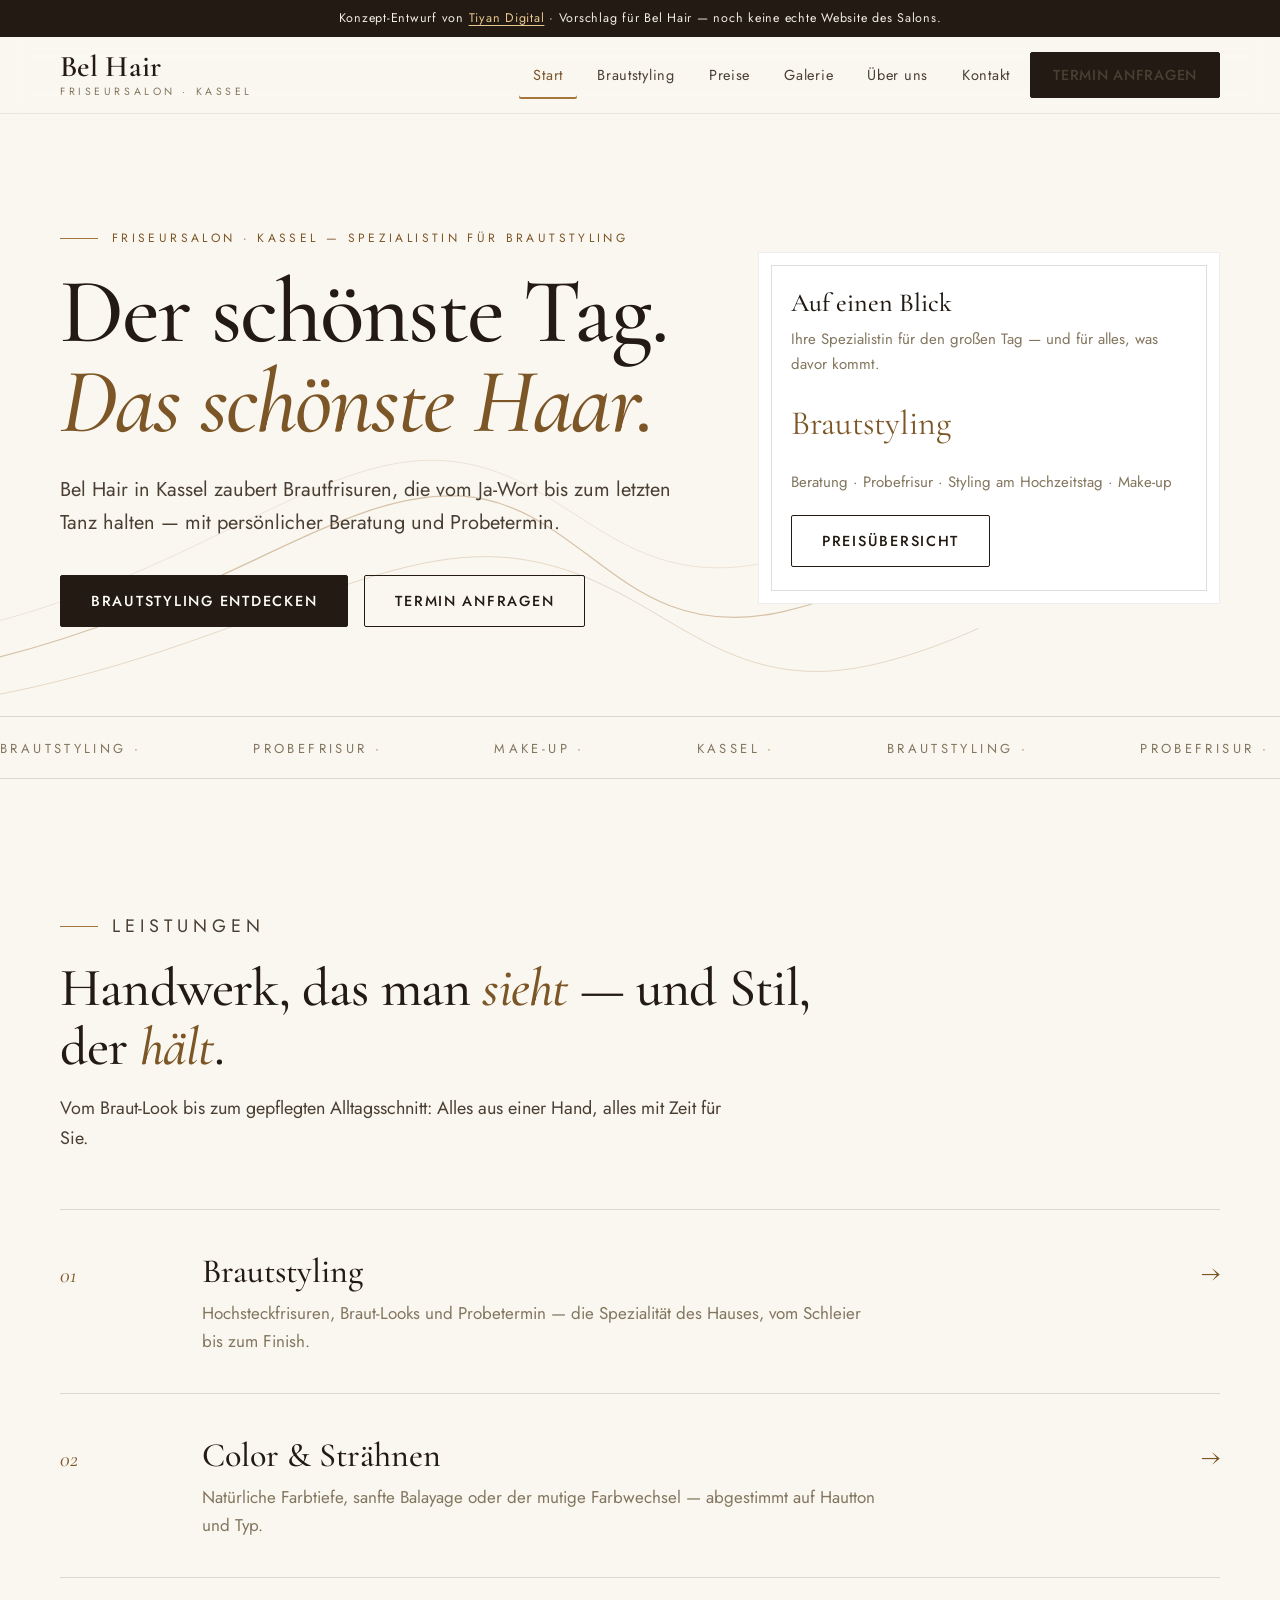
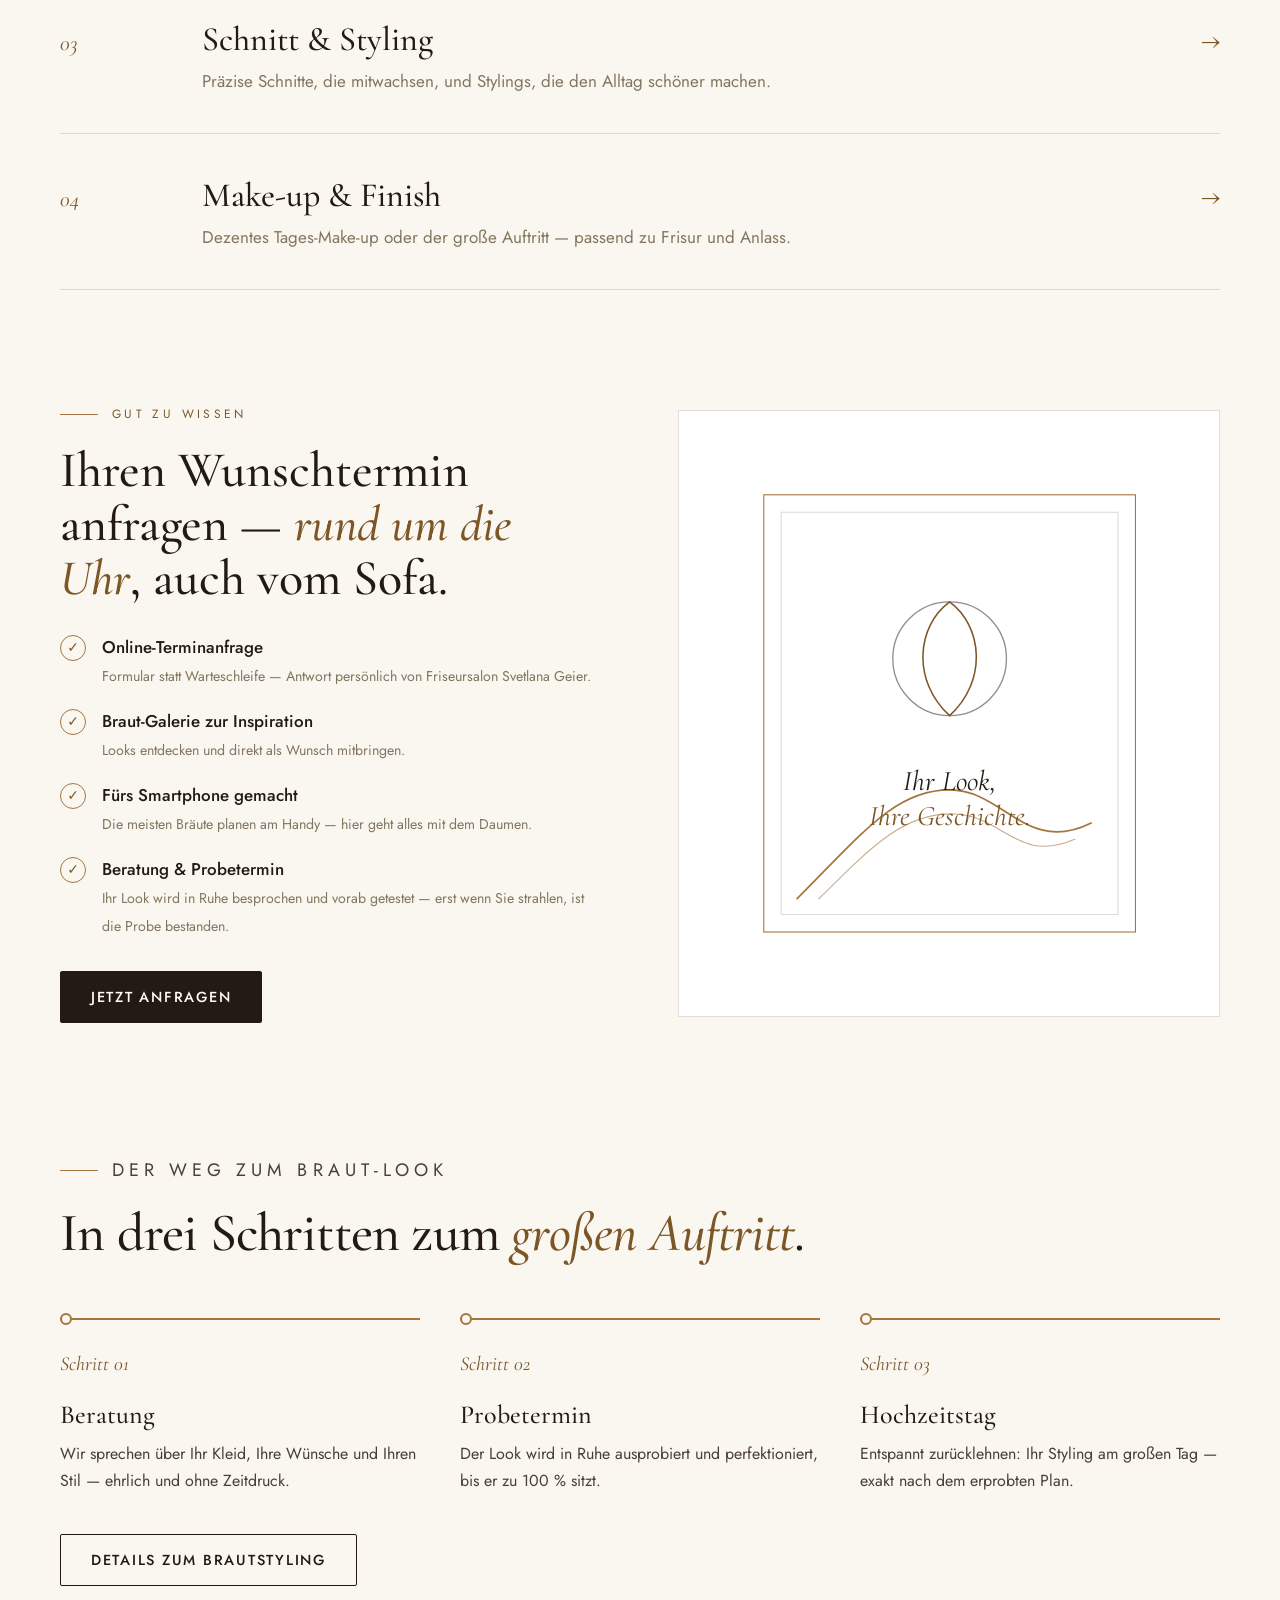
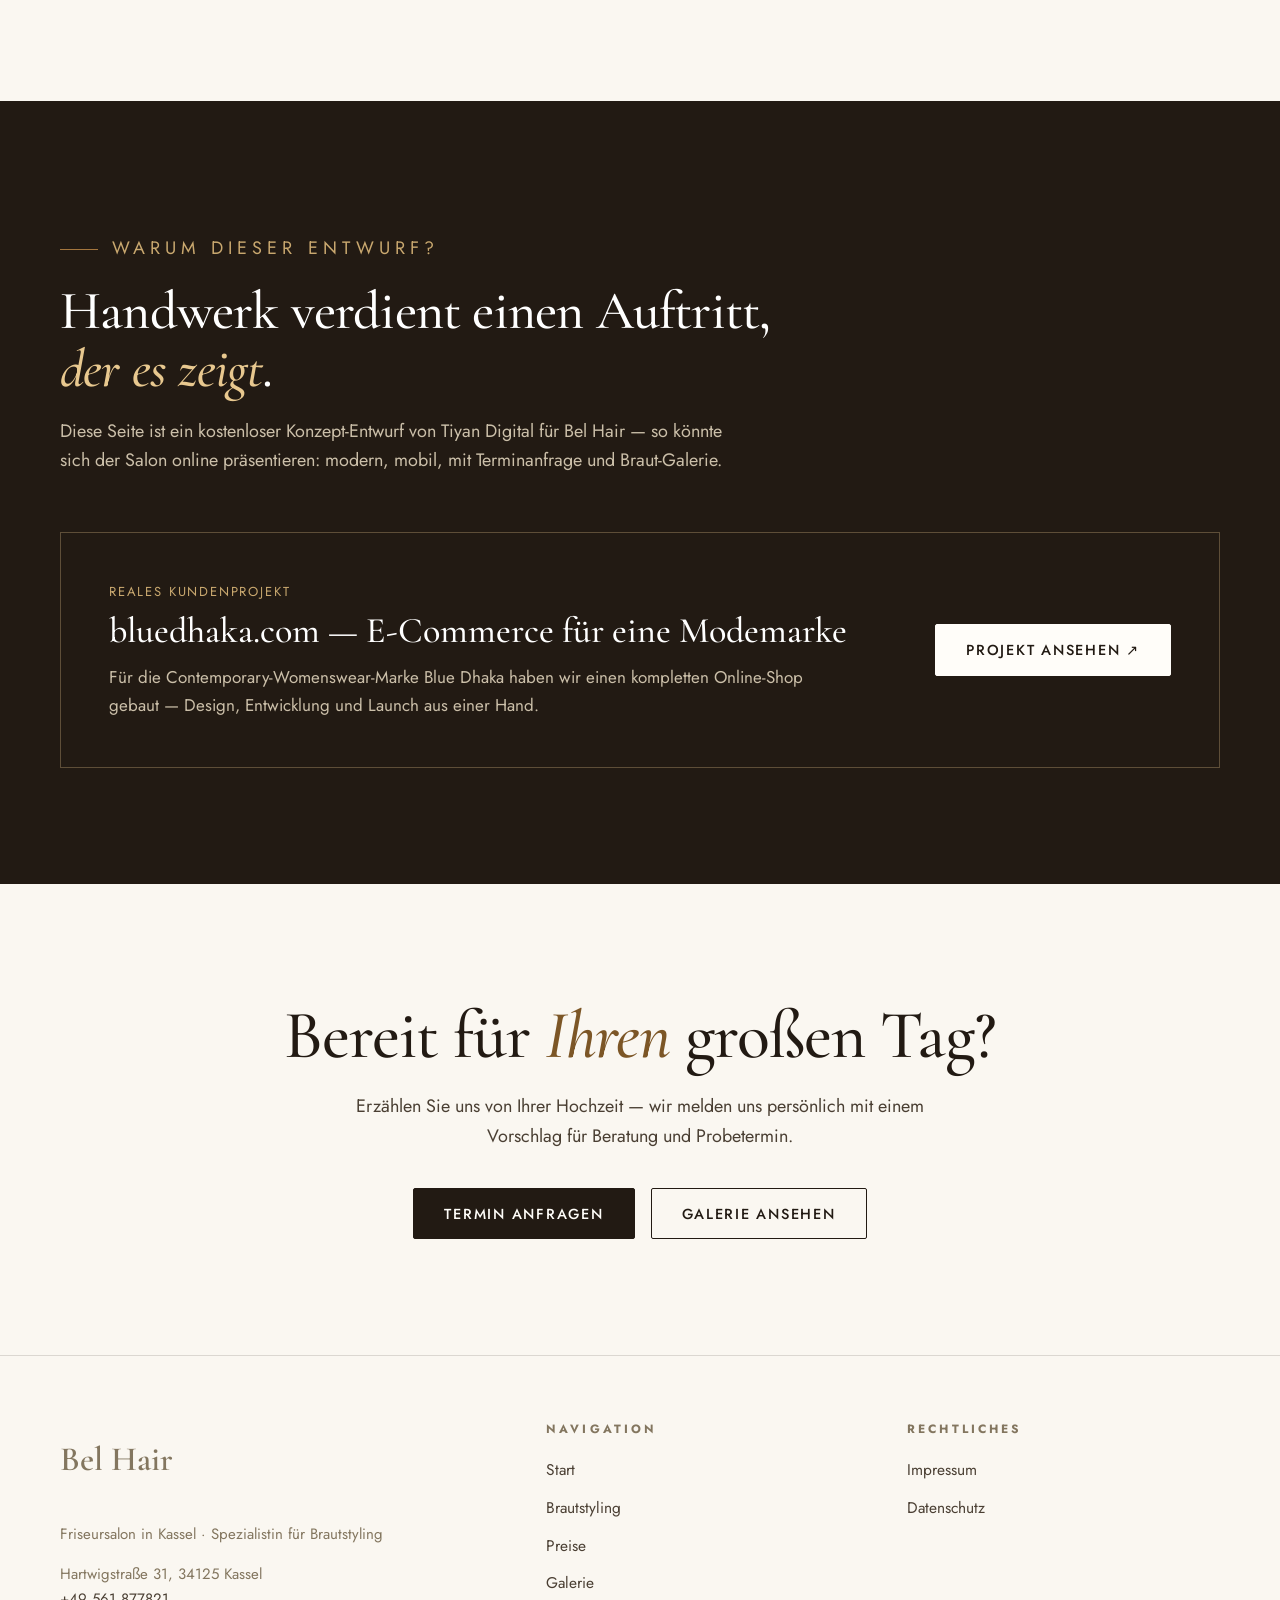
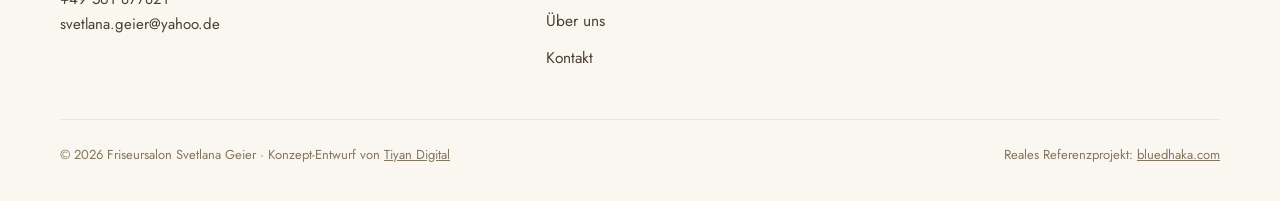
<file: index.html>
<!DOCTYPE html>
<html lang="de" class="no-js">
<head>
<meta charset="UTF-8">
<meta name="viewport" content="width=device-width, initial-scale=1.0">
<script>document.documentElement.className=document.documentElement.className.replace(/\bno-js\b/,"js");</script>
<title>{{BRAND}} — Brautstyling & Friseursalon in Kassel</title>
<meta name="description" content="Bel Hair in Kassel: Spezialistin für Brautstyling. Hochsteckfrisuren, Color und Styling mit persönlicher Beratung und Probetermin.">
<link rel="preconnect" href="https://fonts.googleapis.com">
<link rel="preconnect" href="https://fonts.gstatic.com" crossorigin>
<link href="https://fonts.googleapis.com/css2?family=Cormorant+Garamond:ital,wght@0,500;0,600;1,500;1,600&family=Jost:wght@400;500;600&display=swap" rel="stylesheet">
<link rel="stylesheet" href="assets/css/style.css">
</head>
<body>

<div class="concept-bar">
  Konzept-Entwurf von <a href="https://tiyandegital.com" rel="noopener">Tiyan Digital</a> · Vorschlag für <span data-brand="name">Bel Hair</span> — noch keine echte Website des Salons.
</div>

<header class="site-header">
  <div class="wrap bar">
    <a class="brand" href="index.html" aria-label="Zur Startseite">
      <span class="name" data-brand="name">Bel Hair</span>
      <span class="sub">Friseursalon · Kassel</span>
    </a>
    <button class="nav-toggle" aria-expanded="false" aria-controls="mainnav" aria-label="Menü öffnen">
      <span></span><span></span><span></span>
    </button>
    <nav class="nav" id="mainnav" aria-label="Hauptnavigation">
      <a href="index.html" aria-current="page">Start</a>
      <a href="brautstyling.html">Brautstyling</a>
      <a href="preise.html">Preise</a>
      <a href="galerie.html">Galerie</a>
      <a href="ueber-uns.html">Über uns</a>
      <a href="kontakt.html">Kontakt</a>
      <a class="btn" href="kontakt.html#termin">Termin anfragen</a>
    </nav>
  </div>
</header>

<main>
  <!-- ============ HERO — "Der Schleier" ============ -->
  <section class="hero" aria-label="Willkommen">
    <svg class="hero-veil" viewBox="0 0 1440 700" preserveAspectRatio="xMidYMid slice" aria-hidden="true">
      <path d="M-40,620 C240,560 380,420 520,430 C660,440 700,600 880,560 C1060,520 1180,380 1480,360"/>
      <path d="M-40,660 C260,610 420,480 580,500 C740,520 800,660 980,620 C1160,580 1280,450 1480,430"/>
      <path d="M-40,580 C220,520 360,380 500,390 C640,400 690,540 860,505 C1030,470 1150,330 1480,310"/>
    </svg>
    <div class="wrap hero-grid">
      <div>
        <p class="eyebrow reveal">Friseursalon · Kassel — Spezialistin für Brautstyling</p>
        <h1 class="reveal" data-d="1">Der schönste Tag.<br><em>Das schönste Haar.</em></h1>
        <p class="lede reveal" data-d="2"><span data-brand="name">Bel Hair</span> in Kassel zaubert Brautfrisuren, die vom Ja-Wort bis zum letzten Tanz halten — mit persönlicher Beratung und Probetermin.</p>
        <div class="hero-ctas reveal" data-d="3">
          <a class="btn" href="brautstyling.html">Brautstyling entdecken</a>
          <a class="btn btn--ghost" href="kontakt.html#termin">Termin anfragen</a>
        </div>
      </div>
      <aside class="hero-card reveal" data-d="2" aria-label="Auf einen Blick">
        <span class="frame" aria-hidden="true"></span>
        <h3>Auf einen Blick</h3>
        <p>Ihre Spezialistin für den großen Tag — und für alles, was davor kommt.</p>
        <p class="big">Brautstyling</p>
        <p>Beratung · Probefrisur · Styling am Hochzeitstag · Make-up</p>
        <a class="btn btn--ghost" href="preise.html">Preisübersicht</a>
      </aside>
    </div>
  </section>

  <!-- ============ quiet strip ============ -->
  <div class="strip" aria-hidden="true">
    <div class="track">
      <span>Brautstyling <i>·</i></span><span>Probefrisur <i>·</i></span><span>Make-up <i>·</i></span><span>Kassel <i>·</i></span>
      <span>Brautstyling <i>·</i></span><span>Probefrisur <i>·</i></span><span>Make-up <i>·</i></span><span>Kassel <i>·</i></span>
    </div>
  </div>

  <!-- ============ LEISTUNGEN ============ -->
  <section aria-label="Leistungen">
    <div class="wrap">
      <div class="sec-head reveal">
        <p class="eyebrow">Leistungen</p>
        <h2>Handwerk, das man <em>sieht</em> — und Stil, der <em>hält</em>.</h2>
        <p>Vom Braut-Look bis zum gepflegten Alltagsschnitt: Alles aus einer Hand, alles mit Zeit für Sie.</p>
      </div>
      <div class="svc reveal">
        <a class="svc-row" href="brautstyling.html">
          <span class="svc-num">01</span>
          <div><h3>Brautstyling</h3><p>Hochsteckfrisuren, Braut-Looks und Probetermin — die Spezialität des Hauses, vom Schleier bis zum Finish.</p></div>
          <span class="svc-arrow" aria-hidden="true">→</span>
        </a>
        <a class="svc-row" href="preise.html">
          <span class="svc-num">02</span>
          <div><h3>Color &amp; Strähnen</h3><p>Natürliche Farbtiefe, sanfte Balayage oder der mutige Farbwechsel — abgestimmt auf Hautton und Typ.</p></div>
          <span class="svc-arrow" aria-hidden="true">→</span>
        </a>
        <a class="svc-row" href="preise.html">
          <span class="svc-num">03</span>
          <div><h3>Schnitt &amp; Styling</h3><p>Präzise Schnitte, die mitwachsen, und Stylings, die den Alltag schöner machen.</p></div>
          <span class="svc-arrow" aria-hidden="true">→</span>
        </a>
        <a class="svc-row" href="brautstyling.html#makeup">
          <span class="svc-num">04</span>
          <div><h3>Make-up &amp; Finish</h3><p>Dezentes Tages-Make-up oder der große Auftritt — passend zu Frisur und Anlass.</p></div>
          <span class="svc-arrow" aria-hidden="true">→</span>
        </a>
      </div>
    </div>
  </section>

  <!-- ============ WARUM MODERN / MOBIL ============ -->
  <section aria-label="Gut zu wissen" style="padding-top:0">
    <div class="wrap split">
      <div class="reveal">
        <p class="eyebrow">Gut zu wissen</p>
        <h2 style="font-size:clamp(32px,4.2vw,50px)">Ihren Wunschtermin anfragen — <em style="font-style:italic;color:var(--accent-deep)">rund um die Uhr</em>, auch vom Sofa.</h2>
        <ul class="check-list">
          <li><span class="tick" aria-hidden="true">✓</span><div><strong>Online-Terminanfrage</strong><small>Formular statt Warteschleife — Antwort persönlich von <span data-brand="legal">Svetlana Geier</span>.</small></div></li>
          <li><span class="tick" aria-hidden="true">✓</span><div><strong>Braut-Galerie zur Inspiration</strong><small>Looks entdecken und direkt als Wunsch mitbringen.</small></div></li>
          <li><span class="tick" aria-hidden="true">✓</span><div><strong>Fürs Smartphone gemacht</strong><small>Die meisten Bräute planen am Handy — hier geht alles mit dem Daumen.</small></div></li>
          <li><span class="tick" aria-hidden="true">✓</span><div><strong>Beratung &amp; Probetermin</strong><small>Ihr Look wird in Ruhe besprochen und vorab getestet — erst wenn Sie strahlen, ist die Probe bestanden.</small></div></li>
        </ul>
        <p style="margin-top:32px"><a class="btn" href="kontakt.html#termin">Jetzt anfragen</a></p>
      </div>
      <div class="art reveal" data-d="1" aria-hidden="true">
        <svg viewBox="0 0 400 460">
          <rect x="30" y="30" width="340" height="400" fill="none" stroke="#a4763e" stroke-width="1"/>
          <rect x="46" y="46" width="308" height="368" fill="none" stroke="#221a13" stroke-opacity=".15"/>
          <path d="M60,400 C120,340 150,300 200,300 C250,300 270,360 330,330" fill="none" stroke="#a4763e" stroke-width="1.6"/>
          <path d="M80,400 C130,350 160,320 205,322 C250,324 262,368 315,345" fill="none" stroke="#a4763e" stroke-width="1" opacity=".6"/>
          <circle cx="200" cy="180" r="52" fill="none" stroke="#221a13" stroke-width="1.2" opacity=".5"/>
          <path d="M200,128 C170,150 165,200 200,232 C235,200 230,150 200,128 Z" fill="none" stroke="#7c5626" stroke-width="1.4"/>
          <text x="200" y="300" text-anchor="middle" font-family="Cormorant Garamond, Georgia, serif" font-size="26" font-style="italic" fill="#221a13">Ihr Look,</text>
          <text x="200" y="332" text-anchor="middle" font-family="Cormorant Garamond, Georgia, serif" font-size="26" font-style="italic" fill="#7c5626">Ihre Geschichte.</text>
        </svg>
      </div>
    </div>
  </section>

  <!-- ============ ABLAUF teaser ============ -->
  <section aria-label="So läuft es ab" style="padding-top:0">
    <div class="wrap">
      <div class="sec-head reveal">
        <p class="eyebrow">Der Weg zum Braut-Look</p>
        <h2>In drei Schritten zum <em>großen Auftritt</em>.</h2>
      </div>
      <div class="steps">
        <div class="step reveal"><p class="n">Schritt 01</p><h3>Beratung</h3><p>Wir sprechen über Ihr Kleid, Ihre Wünsche und Ihren Stil — ehrlich und ohne Zeitdruck.</p></div>
        <div class="step reveal" data-d="1"><p class="n">Schritt 02</p><h3>Probetermin</h3><p>Der Look wird in Ruhe ausprobiert und perfektioniert, bis er zu 100&nbsp;% sitzt.</p></div>
        <div class="step reveal" data-d="2"><p class="n">Schritt 03</p><h3>Hochzeitstag</h3><p>Entspannt zurücklehnen: Ihr Styling am großen Tag — exakt nach dem erprobten Plan.</p></div>
      </div>
      <p class="reveal" style="margin-top:40px"><a class="btn btn--ghost" href="brautstyling.html">Details zum Brautstyling</a></p>
    </div>
  </section>

  <!-- ============ PROOF ============ -->
  <section class="proof" aria-label="Über diesen Entwurf">
    <div class="wrap">
      <div class="sec-head reveal">
        <p class="eyebrow" style="color:#c9a86f">Warum dieser Entwurf?</p>
        <h2>Handwerk verdient einen Auftritt, <em>der es zeigt</em>.</h2>
        <p>Diese Seite ist ein kostenloser Konzept-Entwurf von Tiyan Digital für <span data-brand="name">Bel Hair</span> — so könnte sich der Salon online präsentieren: modern, mobil, mit Terminanfrage und Braut-Galerie.</p>
      </div>
      <div class="proof-card reveal">
        <div>
          <span class="src">Reales Kundenprojekt</span>
          <h3>bluedhaka.com — E-Commerce für eine Modemarke</h3>
          <p>Für die Contemporary-Womenswear-Marke Blue Dhaka haben wir einen kompletten Online-Shop gebaut — Design, Entwicklung und Launch aus einer Hand.</p>
        </div>
        <a class="btn btn--light" href="https://bluedhaka.com" target="_blank" rel="noopener">Projekt ansehen ↗</a>
      </div>
    </div>
  </section>

  <!-- ============ FINAL CTA ============ -->
  <section class="final" aria-label="Kontakt aufnehmen">
    <div class="wrap">
      <h2 class="reveal">Bereit für <em>Ihren</em> großen Tag?</h2>
      <p class="reveal" data-d="1">Erzählen Sie uns von Ihrer Hochzeit — wir melden uns persönlich mit einem Vorschlag für Beratung und Probetermin.</p>
      <div class="row reveal" data-d="2">
        <a class="btn" href="kontakt.html#termin">Termin anfragen</a>
        <a class="btn btn--ghost" href="galerie.html">Galerie ansehen</a>
      </div>
    </div>
  </section>
</main>

<footer>
  <div class="wrap">
    <div class="foot-grid">
      <div class="foot-brand">
        <p class="name" data-brand="name">Bel Hair</p>
        <p data-brand="tagline">Friseursalon in Kassel · Spezialistin für Brautstyling</p>
        <p style="margin-top:16px"><span data-brand="address">Hartwigstraße 31</span>, <span data-brand="city">34125 Kassel</span><br><a href="tel:+49561877821" data-brand="phone">+49 561 877821</a><br><a data-brand-mailto href="mailto:svetlana.geier@yahoo.de"><span data-brand="email">svetlana.geier@yahoo.de</span></a></p>
      </div>
      <div>
        <h4>Navigation</h4>
        <ul>
          <li><a href="index.html">Start</a></li>
          <li><a href="brautstyling.html">Brautstyling</a></li>
          <li><a href="preise.html">Preise</a></li>
          <li><a href="galerie.html">Galerie</a></li>
          <li><a href="ueber-uns.html">Über uns</a></li>
          <li><a href="kontakt.html">Kontakt</a></li>
        </ul>
      </div>
      <div>
        <h4>Rechtliches</h4>
        <ul>
          <li><a href="impressum.html">Impressum</a></li>
          <li><a href="datenschutz.html">Datenschutz</a></li>
        </ul>
      </div>
    </div>
    <div class="foot-base">
      <span>© <span data-year>2026</span> <span data-brand="legal">Friseursalon Svetlana Geier</span> · Konzept-Entwurf von <a href="https://tiyandegital.com" rel="noopener">Tiyan Digital</a></span>
      <span>Reales Referenzprojekt: <a href="https://bluedhaka.com" target="_blank" rel="noopener">bluedhaka.com</a></span>
    </div>
  </div>
</footer>

<script src="assets/js/config.js"></script>
<script src="assets/js/main.js"></script>
</body>
</html>
</file>
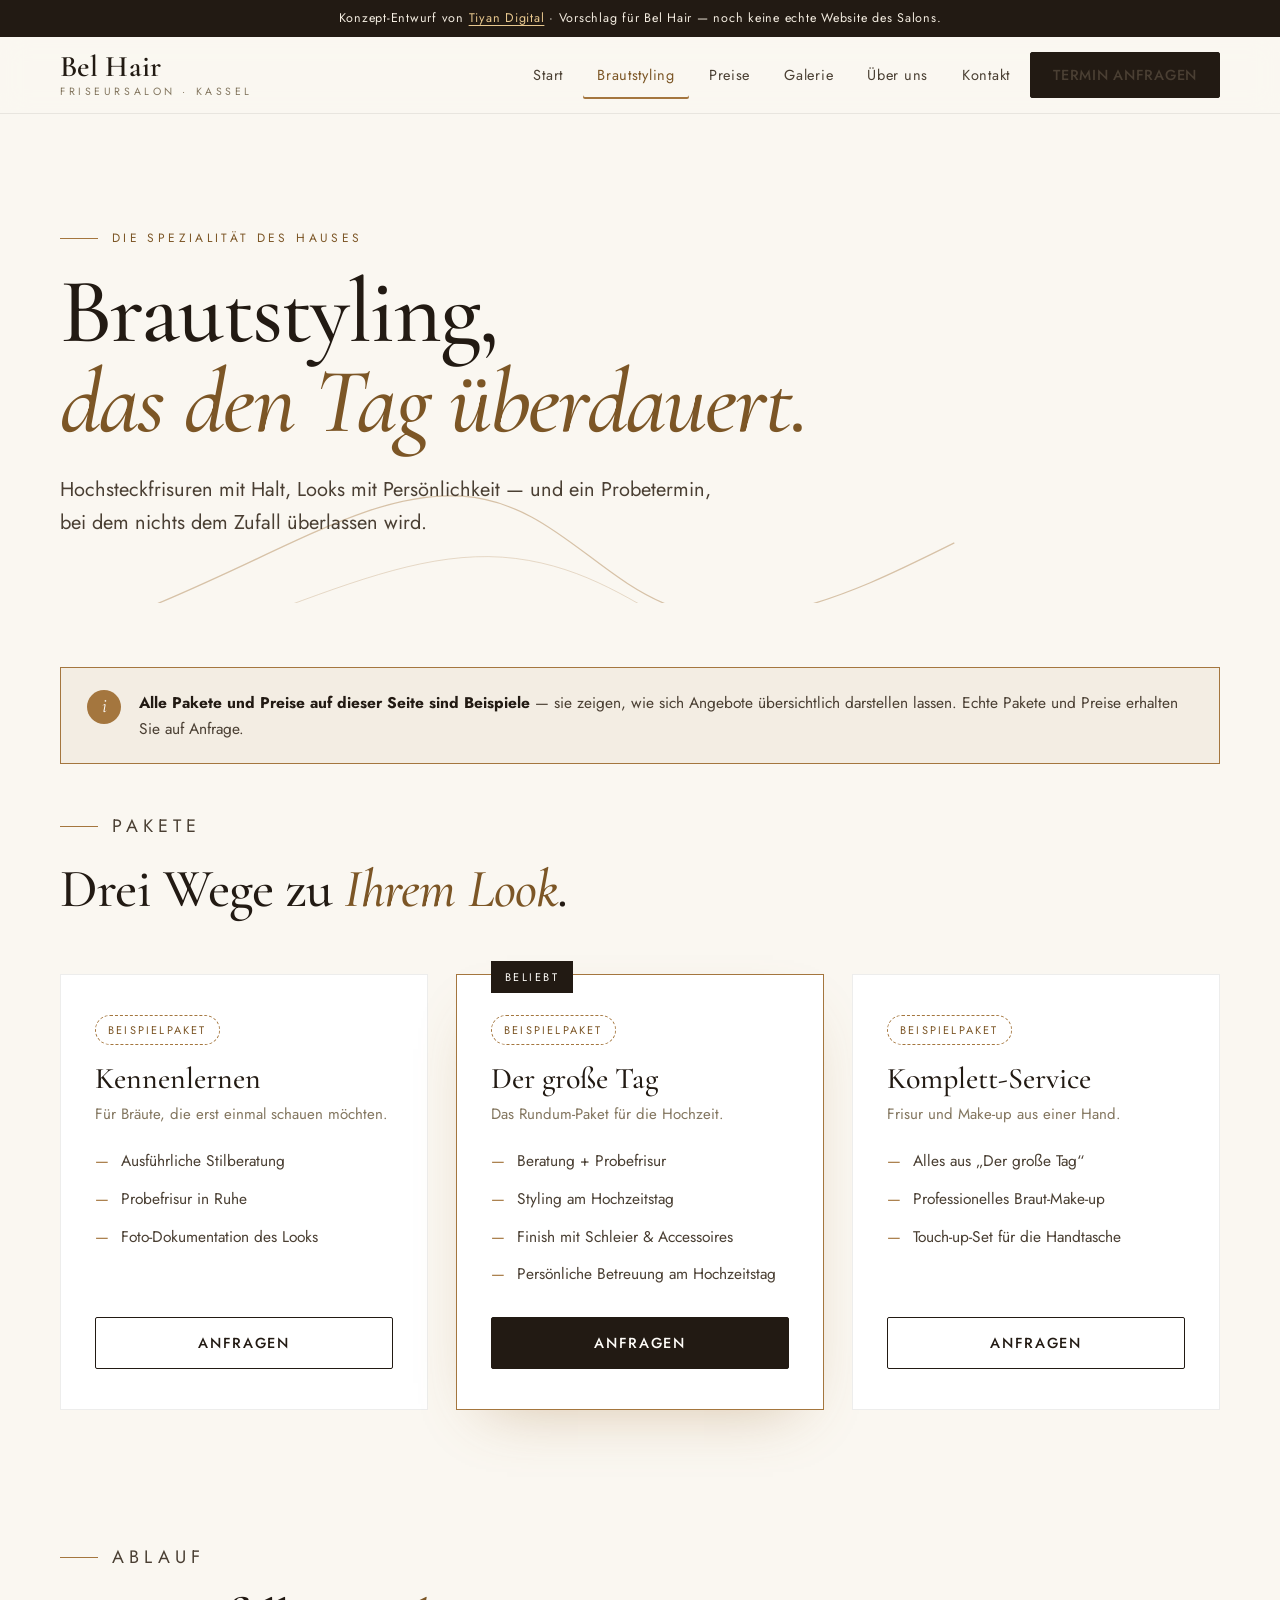
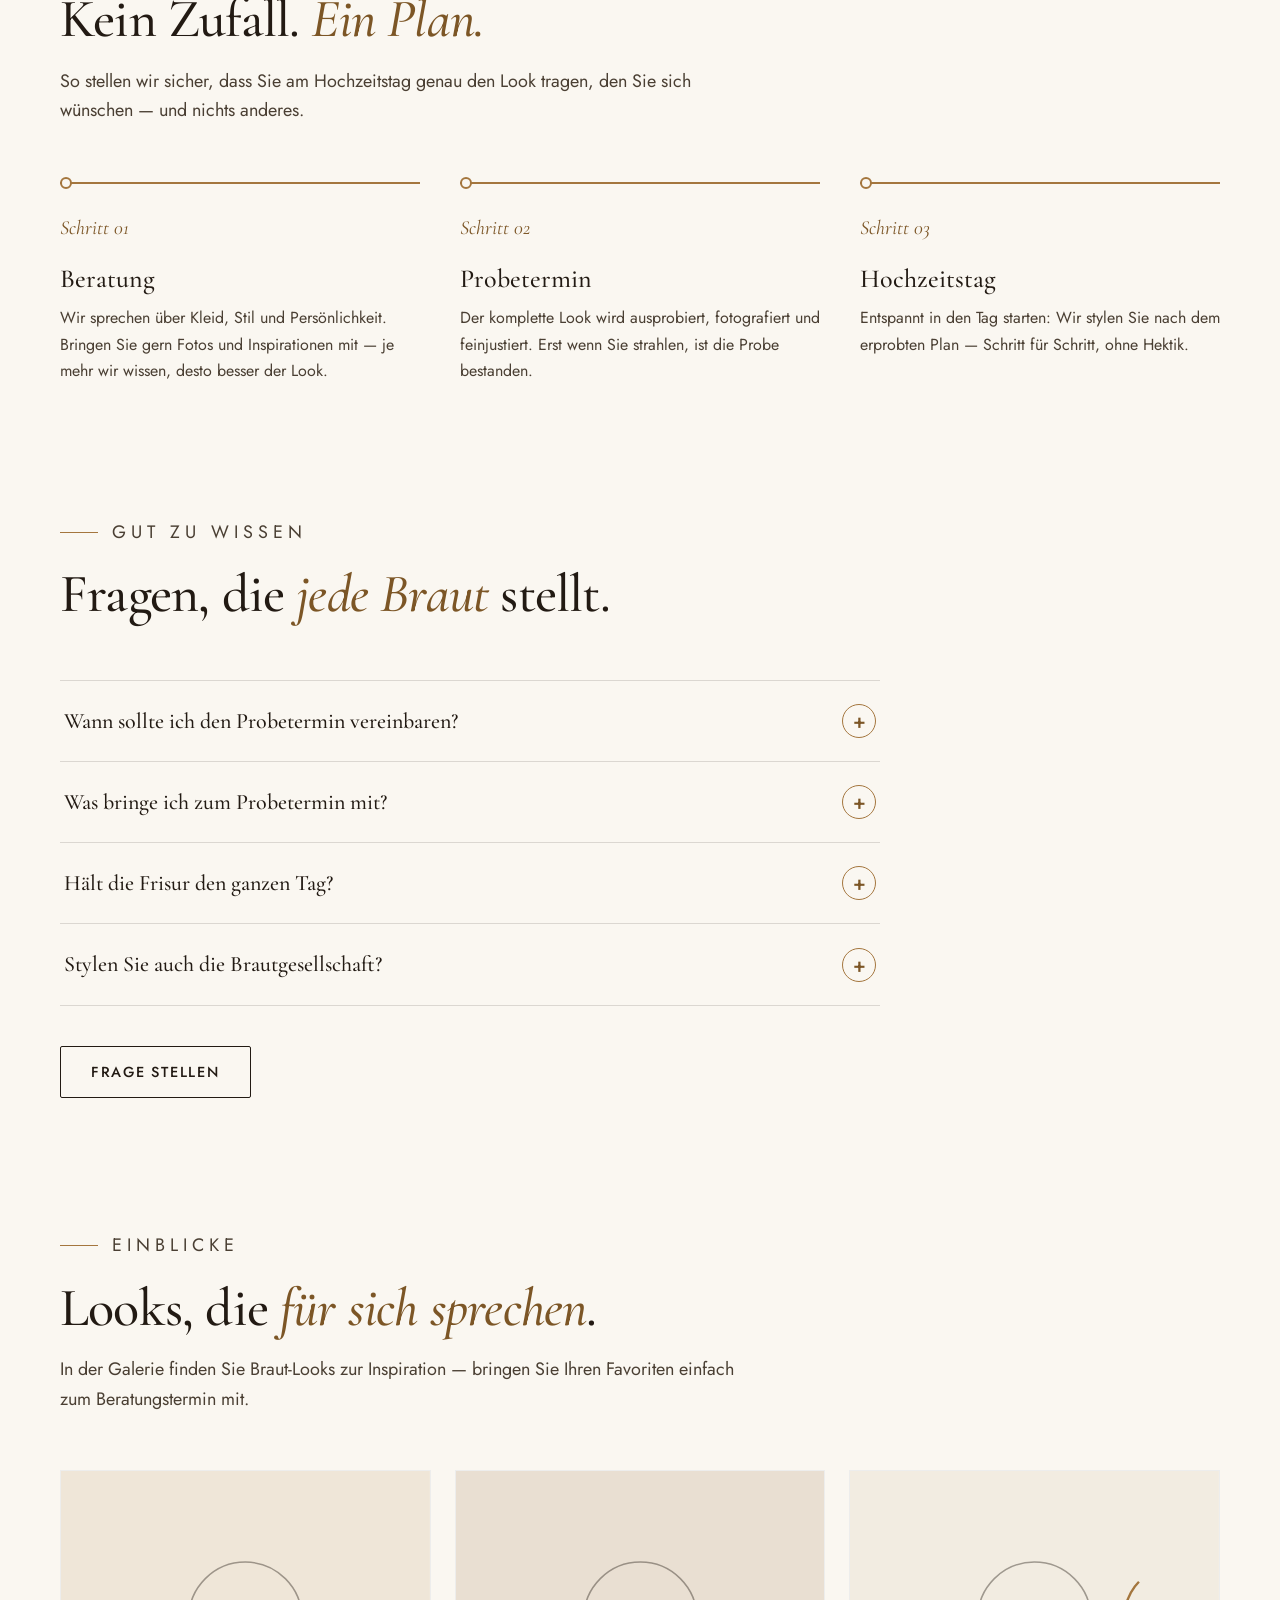
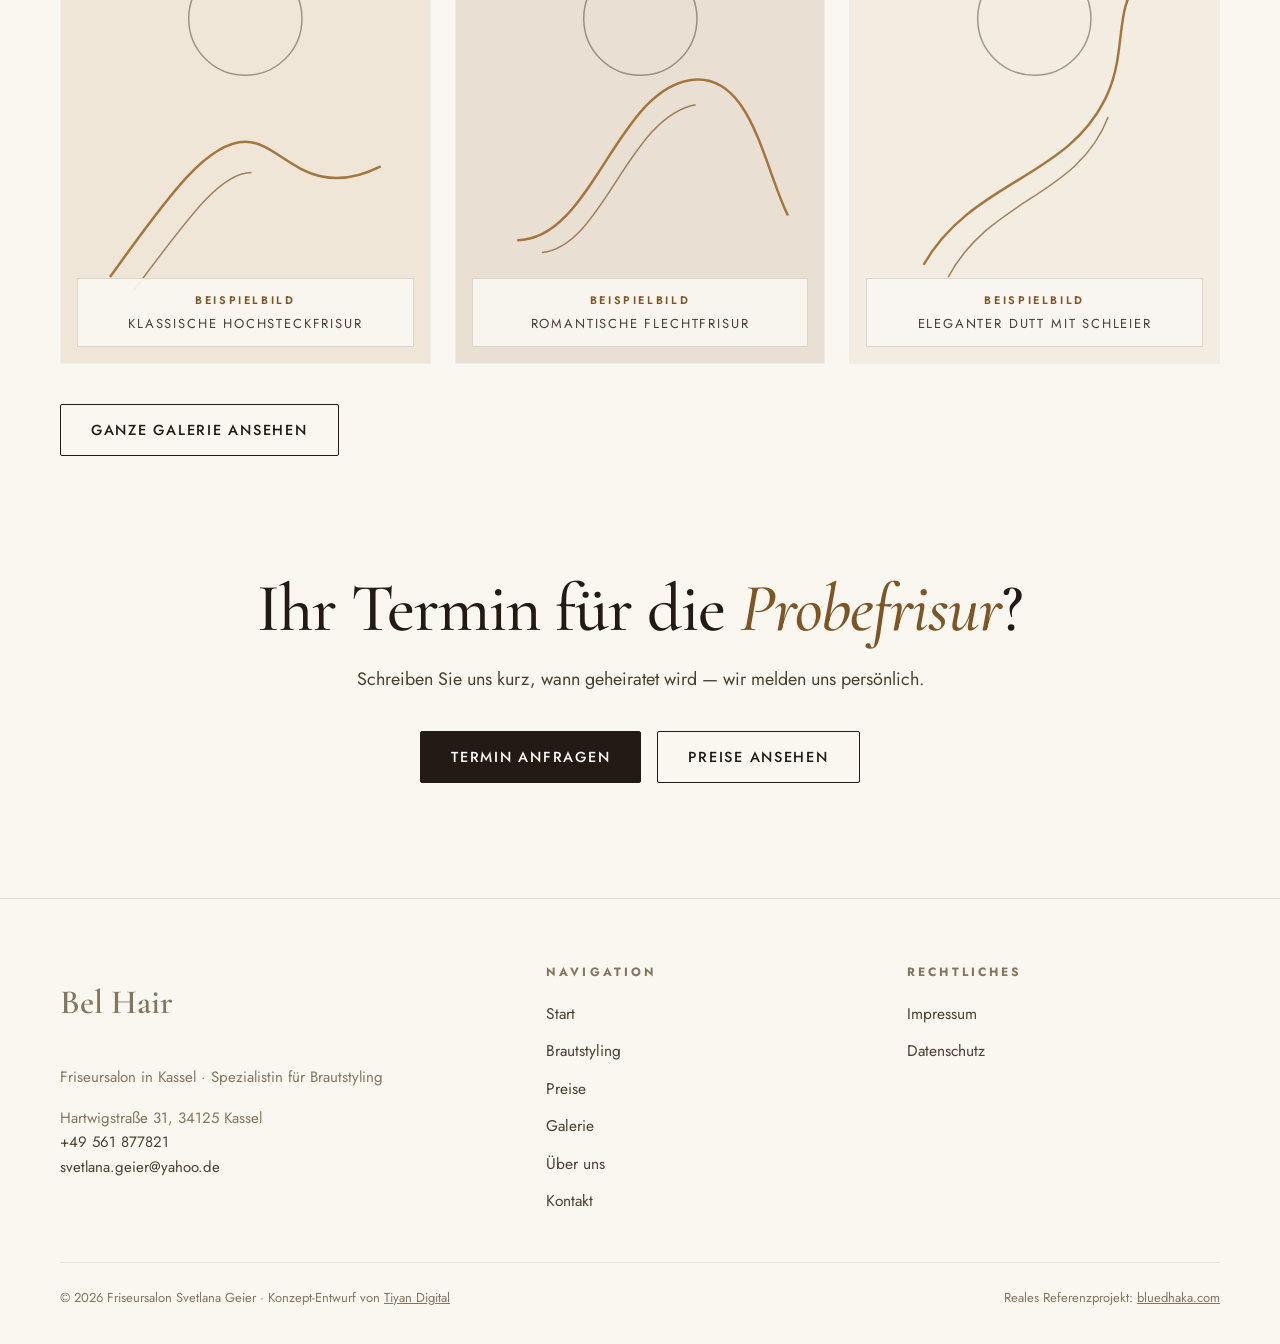
<file: brautstyling.html>
<!DOCTYPE html>
<html lang="de" class="no-js">
<head>
<meta charset="UTF-8">
<meta name="viewport" content="width=device-width, initial-scale=1.0">
<script>document.documentElement.className=document.documentElement.className.replace(/\bno-js\b/,"js");</script>
<title>{{BRAND}} — Brautstyling in Kassel</title>
<meta name="description" content="Brautstyling bei Bel Hair in Kassel: Beratung, Probefrisur und Styling am Hochzeitstag.">
<link rel="preconnect" href="https://fonts.googleapis.com">
<link rel="preconnect" href="https://fonts.gstatic.com" crossorigin>
<link href="https://fonts.googleapis.com/css2?family=Cormorant+Garamond:ital,wght@0,500;0,600;1,500;1,600&family=Jost:wght@400;500;600&display=swap" rel="stylesheet">
<link rel="stylesheet" href="assets/css/style.css">
</head>
<body>

<div class="concept-bar">
  Konzept-Entwurf von <a href="https://tiyandegital.com" rel="noopener">Tiyan Digital</a> · Vorschlag für <span data-brand="name">Bel Hair</span> — noch keine echte Website des Salons.
</div>

<header class="site-header">
  <div class="wrap bar">
    <a class="brand" href="index.html" aria-label="Zur Startseite">
      <span class="name" data-brand="name">Bel Hair</span>
      <span class="sub">Friseursalon · Kassel</span>
    </a>
    <button class="nav-toggle" aria-expanded="false" aria-controls="mainnav" aria-label="Menü öffnen">
      <span></span><span></span><span></span>
    </button>
    <nav class="nav" id="mainnav" aria-label="Hauptnavigation">
      <a href="index.html">Start</a>
      <a href="brautstyling.html" aria-current="page">Brautstyling</a>
      <a href="preise.html">Preise</a>
      <a href="galerie.html">Galerie</a>
      <a href="ueber-uns.html">Über uns</a>
      <a href="kontakt.html">Kontakt</a>
      <a class="btn" href="kontakt.html#termin">Termin anfragen</a>
    </nav>
  </div>
</header>

<main>
  <section class="hero" aria-label="Brautstyling" style="padding-bottom:clamp(40px,5vw,70px)">
    <svg class="hero-veil" viewBox="0 0 1440 700" preserveAspectRatio="xMidYMid slice" aria-hidden="true">
      <path d="M-40,620 C240,560 380,420 520,430 C660,440 700,600 880,560 C1060,520 1180,380 1480,360"/>
      <path d="M-40,660 C260,610 420,480 580,500 C740,520 800,660 980,620 C1160,580 1280,450 1480,430"/>
    </svg>
    <div class="wrap" style="position:relative">
      <p class="eyebrow reveal">Die Spezialität des Hauses</p>
      <h1 class="reveal" data-d="1" style="font-size:clamp(44px,7.2vw,92px);letter-spacing:-0.02em;line-height:.98">Brautstyling,<br><em style="font-style:italic;color:var(--accent-deep)">das den Tag überdauert.</em></h1>
      <p class="lede reveal" data-d="2" style="font-size:clamp(17px,1.6vw,20px);color:var(--ink-soft);max-width:34em;margin:26px 0 0">Hochsteckfrisuren mit Halt, Looks mit Persönlichkeit — und ein Probetermin, bei dem nichts dem Zufall überlassen wird.</p>
    </div>
  </section>

  <!-- ============ PAKETE (Beispiel) ============ -->
  <section aria-label="Pakete" style="padding-top:clamp(40px,5vw,72px)">
    <div class="wrap">
      <div class="notice reveal" role="note">
        <span class="mark" aria-hidden="true">i</span>
        <p><strong>Alle Pakete und Preise auf dieser Seite sind Beispiele</strong> — sie zeigen, wie sich Angebote übersichtlich darstellen lassen. Echte Pakete und Preise erhalten Sie auf Anfrage.</p>
      </div>
      <div class="sec-head reveal">
        <p class="eyebrow">Pakete</p>
        <h2>Drei Wege zu <em>Ihrem Look</em>.</h2>
      </div>
      <div class="packages">
        <div class="pkg reveal">
          <span class="beispiel">Beispielpaket</span>
          <h3>Kennenlernen</h3>
          <p class="for">Für Bräute, die erst einmal schauen möchten.</p>
          <ul>
            <li>Ausführliche Stilberatung</li>
            <li>Probefrisur in Ruhe</li>
            <li>Foto-Dokumentation des Looks</li>
          </ul>
          <a class="btn btn--ghost" href="kontakt.html#termin">Anfragen</a>
        </div>
        <div class="pkg pkg--featured reveal" data-d="1">
          <span class="tag">Beliebt</span>
          <span class="beispiel">Beispielpaket</span>
          <h3>Der große Tag</h3>
          <p class="for">Das Rundum-Paket für die Hochzeit.</p>
          <ul>
            <li>Beratung + Probefrisur</li>
            <li>Styling am Hochzeitstag</li>
            <li>Finish mit Schleier &amp; Accessoires</li>
            <li>Persönliche Betreuung am Hochzeitstag</li>
          </ul>
          <a class="btn" href="kontakt.html#termin">Anfragen</a>
        </div>
        <div class="pkg reveal" data-d="2" id="makeup">
          <span class="beispiel">Beispielpaket</span>
          <h3>Komplett-Service</h3>
          <p class="for">Frisur und Make-up aus einer Hand.</p>
          <ul>
            <li>Alles aus „Der große Tag“</li>
            <li>Professionelles Braut-Make-up</li>
            <li>Touch-up-Set für die Handtasche</li>
          </ul>
          <a class="btn btn--ghost" href="kontakt.html#termin">Anfragen</a>
        </div>
      </div>
    </div>
  </section>

  <!-- ============ ABLAUF ============ -->
  <section aria-label="Ablauf" style="padding-top:0">
    <div class="wrap">
      <div class="sec-head reveal">
        <p class="eyebrow">Ablauf</p>
        <h2>Kein Zufall. <em>Ein Plan.</em></h2>
        <p>So stellen wir sicher, dass Sie am Hochzeitstag genau den Look tragen, den Sie sich wünschen — und nichts anderes.</p>
      </div>
      <div class="steps">
        <div class="step reveal">
          <p class="n">Schritt 01</p>
          <h3>Beratung</h3>
          <p>Wir sprechen über Kleid, Stil und Persönlichkeit. Bringen Sie gern Fotos und Inspirationen mit — je mehr wir wissen, desto besser der Look.</p>
        </div>
        <div class="step reveal" data-d="1">
          <p class="n">Schritt 02</p>
          <h3>Probetermin</h3>
          <p>Der komplette Look wird ausprobiert, fotografiert und feinjustiert. Erst wenn Sie strahlen, ist die Probe bestanden.</p>
        </div>
        <div class="step reveal" data-d="2">
          <p class="n">Schritt 03</p>
          <h3>Hochzeitstag</h3>
          <p>Entspannt in den Tag starten: Wir stylen Sie nach dem erprobten Plan — Schritt für Schritt, ohne Hektik.</p>
        </div>
      </div>
    </div>
  </section>

  <!-- ============ FAQ ============ -->
  <section aria-label="Häufige Fragen" style="padding-top:0">
    <div class="wrap">
      <div class="sec-head reveal">
        <p class="eyebrow">Gut zu wissen</p>
        <h2>Fragen, die <em>jede Braut</em> stellt.</h2>
      </div>
      <div class="faq reveal">
        <details>
          <summary>Wann sollte ich den Probetermin vereinbaren?</summary>
          <p>Idealerweise einige Wochen vor der Hochzeit — so bleibt genug Zeit, den Look in Ruhe zu perfektionieren und Accessoires abzustimmen.</p>
        </details>
        <details>
          <summary>Was bringe ich zum Probetermin mit?</summary>
          <p>Fotos Ihrer Wunsch-Looks, Bilder Ihres Kleides und — falls vorhanden — Schleier oder Haarschmuck. Je mehr wir sehen, desto treffsicherer das Ergebnis.</p>
        </details>
        <details>
          <summary>Hält die Frisur den ganzen Tag?</summary>
          <p>Darauf ist das Brautstyling ausgelegt: Der Look wird beim Probetermin auf Haltbarkeit getestet — vom Ja-Wort bis zum letzten Tanz.</p>
        </details>
        <details>
          <summary>Stylen Sie auch die Brautgesellschaft?</summary>
          <p>Sprechen Sie uns einfach an — gemeinsam finden wir eine Lösung für Brautjungfern, Familie und Gäste.</p>
        </details>
      </div>
      <p class="reveal" style="margin-top:40px"><a class="btn btn--ghost" href="kontakt.html#termin">Frage stellen</a></p>
    </div>
  </section>

  <!-- ============ GALERIE-TEASER ============ -->
  <section aria-label="Einblicke" style="padding-top:0">
    <div class="wrap">
      <div class="sec-head reveal">
        <p class="eyebrow">Einblicke</p>
        <h2>Looks, die <em>für sich sprechen</em>.</h2>
        <p>In der Galerie finden Sie Braut-Looks zur Inspiration — bringen Sie Ihren Favoriten einfach zum Beratungstermin mit.</p>
      </div>
      <div class="gal-grid">
        <div class="gal-card reveal">
          <svg viewBox="0 0 300 400" preserveAspectRatio="xMidYMid slice" aria-hidden="true">
            <rect width="300" height="400" fill="#efe6d8"/>
            <path d="M40,330 C90,260 120,220 150,220 C180,220 200,270 260,240" fill="none" stroke="#a4763e" stroke-width="2"/>
            <path d="M60,340 C105,280 130,245 155,245" fill="none" stroke="#7c5626" stroke-width="1.2" opacity=".7"/>
            <circle cx="150" cy="120" r="46" fill="none" stroke="#221a13" stroke-width="1.2" opacity=".4"/>
          </svg>
          <p class="ph-label"><b>Beispielbild</b>Klassische Hochsteckfrisur</p>
        </div>
        <div class="gal-card reveal" data-d="1">
          <svg viewBox="0 0 300 400" preserveAspectRatio="xMidYMid slice" aria-hidden="true">
            <rect width="300" height="400" fill="#e9dfd2"/>
            <path d="M50,300 C110,300 130,180 190,170 C240,162 250,240 270,280" fill="none" stroke="#a4763e" stroke-width="2"/>
            <path d="M70,310 C120,305 140,200 195,190" fill="none" stroke="#7c5626" stroke-width="1.2" opacity=".7"/>
            <circle cx="150" cy="120" r="46" fill="none" stroke="#221a13" stroke-width="1.2" opacity=".4"/>
          </svg>
          <p class="ph-label"><b>Beispielbild</b>Romantische Flechtfrisur</p>
        </div>
        <div class="gal-card reveal" data-d="2">
          <svg viewBox="0 0 300 400" preserveAspectRatio="xMidYMid slice" aria-hidden="true">
            <rect width="300" height="400" fill="#f2ece1"/>
            <path d="M60,320 C100,250 180,250 210,180 C225,145 215,110 235,90" fill="none" stroke="#a4763e" stroke-width="2"/>
            <path d="M80,330 C115,265 185,265 210,200" fill="none" stroke="#7c5626" stroke-width="1.2" opacity=".7"/>
            <circle cx="150" cy="120" r="46" fill="none" stroke="#221a13" stroke-width="1.2" opacity=".4"/>
          </svg>
          <p class="ph-label"><b>Beispielbild</b>Eleganter Dutt mit Schleier</p>
        </div>
      </div>
      <p class="reveal" style="margin-top:40px"><a class="btn btn--ghost" href="galerie.html">Ganze Galerie ansehen</a></p>
    </div>
  </section>

  <!-- ============ FINAL CTA ============ -->
  <section class="final" aria-label="Kontakt aufnehmen" style="padding-top:0">
    <div class="wrap">
      <h2 class="reveal">Ihr Termin für die <em>Probefrisur</em>?</h2>
      <p class="reveal" data-d="1">Schreiben Sie uns kurz, wann geheiratet wird — wir melden uns persönlich.</p>
      <div class="row reveal" data-d="2">
        <a class="btn" href="kontakt.html#termin">Termin anfragen</a>
        <a class="btn btn--ghost" href="preise.html">Preise ansehen</a>
      </div>
    </div>
  </section>
</main>

<footer>
  <div class="wrap">
    <div class="foot-grid">
      <div class="foot-brand">
        <p class="name" data-brand="name">Bel Hair</p>
        <p data-brand="tagline">Friseursalon in Kassel · Spezialistin für Brautstyling</p>
        <p style="margin-top:16px"><span data-brand="address">Hartwigstraße 31</span>, <span data-brand="city">34125 Kassel</span><br><a href="tel:+49561877821" data-brand="phone">+49 561 877821</a><br><a data-brand-mailto href="mailto:svetlana.geier@yahoo.de"><span data-brand="email">svetlana.geier@yahoo.de</span></a></p>
      </div>
      <div>
        <h4>Navigation</h4>
        <ul>
          <li><a href="index.html">Start</a></li>
          <li><a href="brautstyling.html">Brautstyling</a></li>
          <li><a href="preise.html">Preise</a></li>
          <li><a href="galerie.html">Galerie</a></li>
          <li><a href="ueber-uns.html">Über uns</a></li>
          <li><a href="kontakt.html">Kontakt</a></li>
        </ul>
      </div>
      <div>
        <h4>Rechtliches</h4>
        <ul>
          <li><a href="impressum.html">Impressum</a></li>
          <li><a href="datenschutz.html">Datenschutz</a></li>
        </ul>
      </div>
    </div>
    <div class="foot-base">
      <span>© <span data-year>2026</span> <span data-brand="legal">Friseursalon Svetlana Geier</span> · Konzept-Entwurf von <a href="https://tiyandegital.com" rel="noopener">Tiyan Digital</a></span>
      <span>Reales Referenzprojekt: <a href="https://bluedhaka.com" target="_blank" rel="noopener">bluedhaka.com</a></span>
    </div>
  </div>
</footer>

<script src="assets/js/config.js"></script>
<script src="assets/js/main.js"></script>
</body>
</html>
</file>
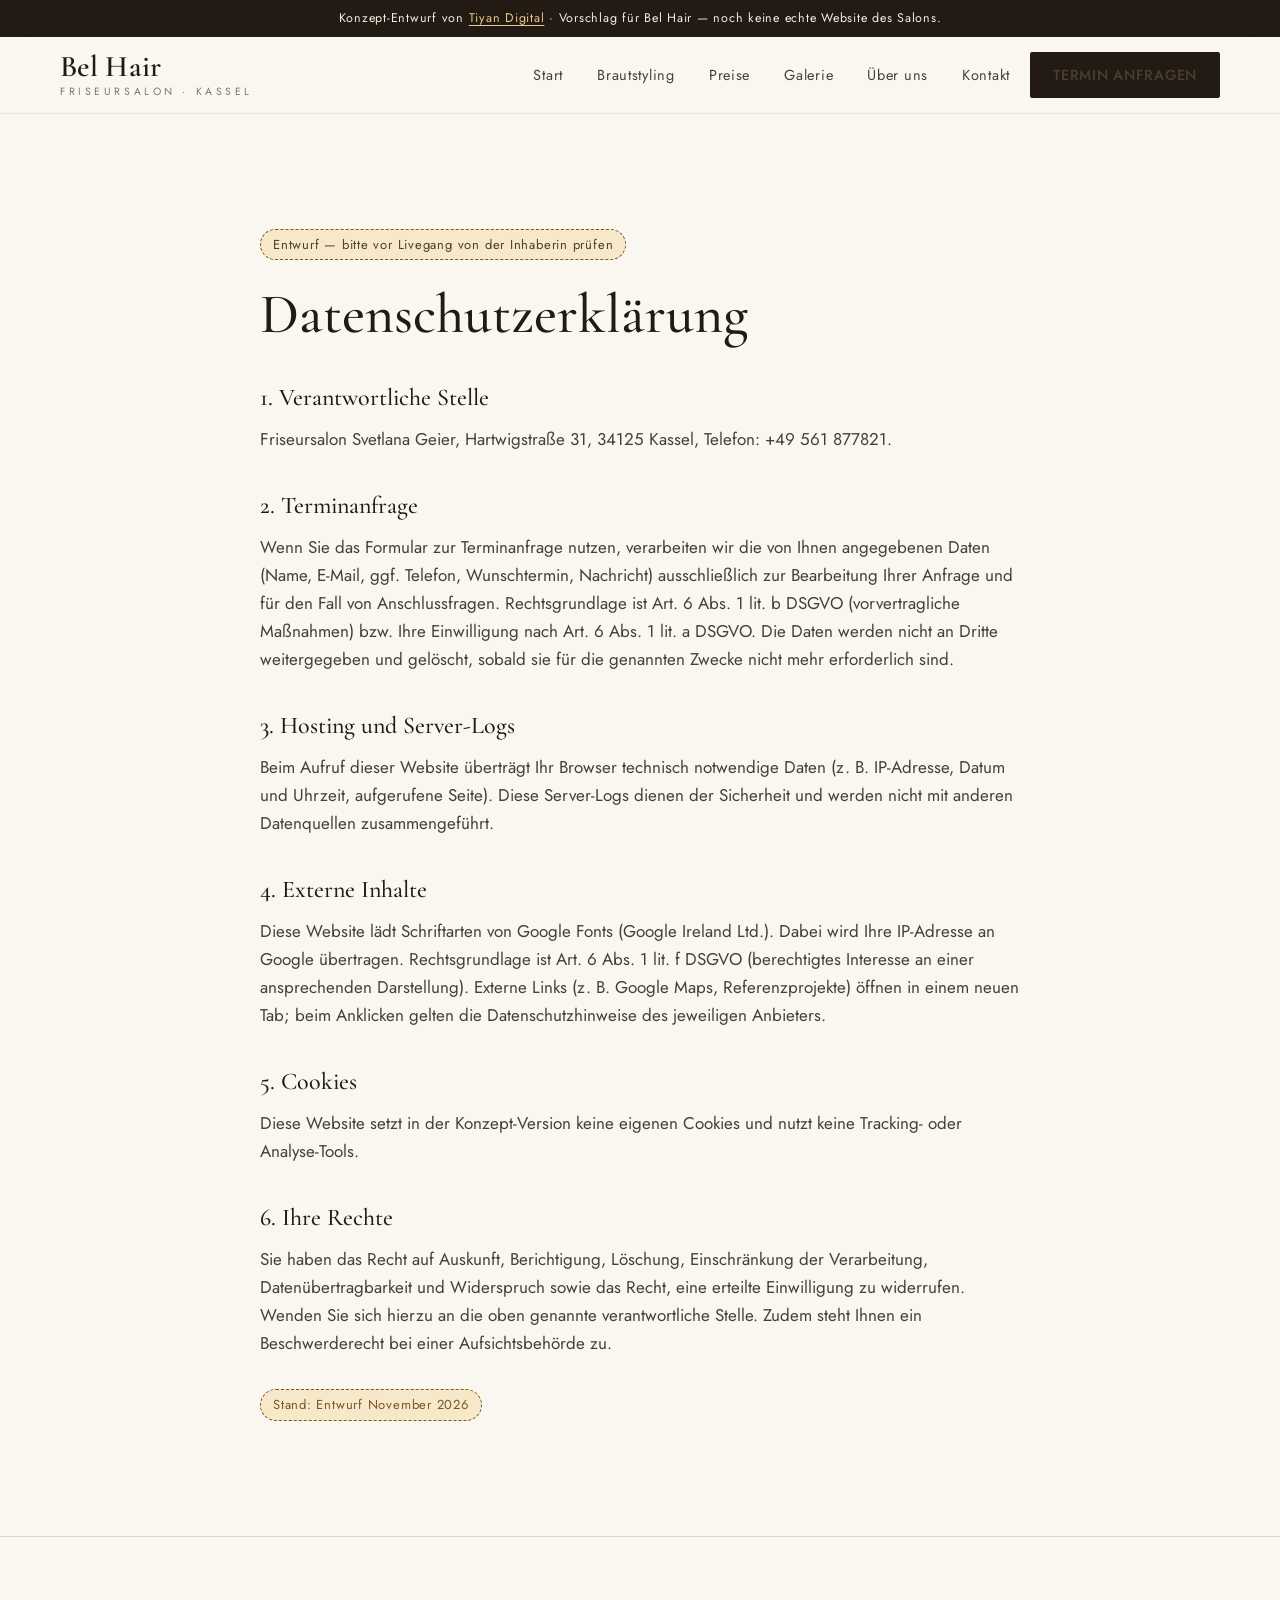
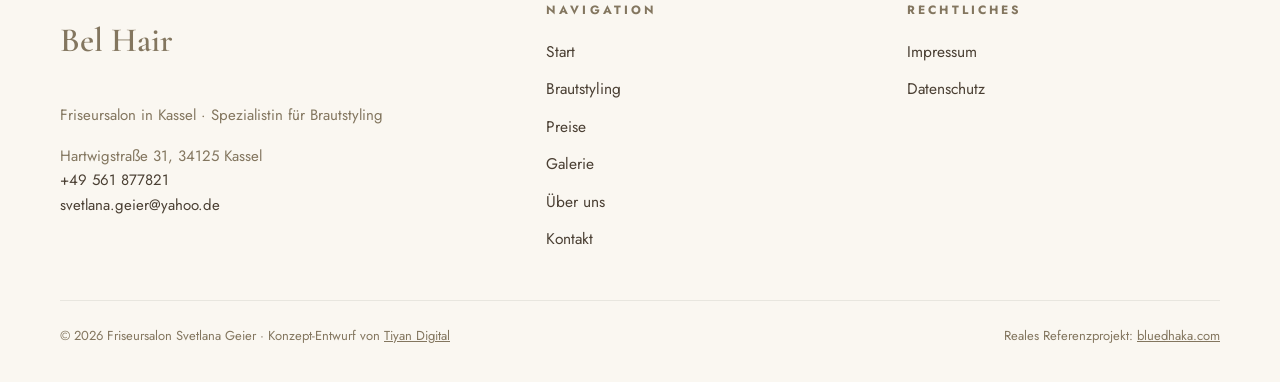
<file: datenschutz.html>
<!DOCTYPE html>
<html lang="de" class="no-js">
<head>
<meta charset="UTF-8">
<meta name="viewport" content="width=device-width, initial-scale=1.0">
<script>document.documentElement.className=document.documentElement.className.replace(/\bno-js\b/,"js");</script>
<title>{{BRAND}} — Datenschutz</title>
<meta name="description" content="Datenschutzerklärung von Bel Hair, Friseursalon in Kassel.">
<link rel="preconnect" href="https://fonts.googleapis.com">
<link rel="preconnect" href="https://fonts.gstatic.com" crossorigin>
<link href="https://fonts.googleapis.com/css2?family=Cormorant+Garamond:ital,wght@0,500;0,600;1,500;1,600&family=Jost:wght@400;500;600&display=swap" rel="stylesheet">
<link rel="stylesheet" href="assets/css/style.css">
</head>
<body>

<div class="concept-bar">
  Konzept-Entwurf von <a href="https://tiyandegital.com" rel="noopener">Tiyan Digital</a> · Vorschlag für <span data-brand="name">Bel Hair</span> — noch keine echte Website des Salons.
</div>

<header class="site-header">
  <div class="wrap bar">
    <a class="brand" href="index.html" aria-label="Zur Startseite">
      <span class="name" data-brand="name">Bel Hair</span>
      <span class="sub">Friseursalon · Kassel</span>
    </a>
    <button class="nav-toggle" aria-expanded="false" aria-controls="mainnav" aria-label="Menü öffnen">
      <span></span><span></span><span></span>
    </button>
    <nav class="nav" id="mainnav" aria-label="Hauptnavigation">
      <a href="index.html">Start</a>
      <a href="brautstyling.html">Brautstyling</a>
      <a href="preise.html">Preise</a>
      <a href="galerie.html">Galerie</a>
      <a href="ueber-uns.html">Über uns</a>
      <a href="kontakt.html">Kontakt</a>
      <a class="btn" href="kontakt.html#termin">Termin anfragen</a>
    </nav>
  </div>
</header>

<main>
  <section aria-label="Datenschutzerklärung">
    <div class="wrap legal">
      <p class="placeholder-flag">Entwurf — bitte vor Livegang von der Inhaberin prüfen</p>
      <h1>Datenschutzerklärung</h1>

      <h2>1. Verantwortliche Stelle</h2>
      <p><span data-brand="legal">Friseursalon Svetlana Geier</span>, <span data-brand="address">Hartwigstraße 31</span>, <span data-brand="city">34125 Kassel</span>, Telefon: <span data-brand="phone">+49 561 877821</span>.</p>

      <h2>2. Terminanfrage</h2>
      <p>Wenn Sie das Formular zur Terminanfrage nutzen, verarbeiten wir die von Ihnen angegebenen Daten (Name, E-Mail, ggf. Telefon, Wunschtermin, Nachricht) ausschließlich zur Bearbeitung Ihrer Anfrage und für den Fall von Anschlussfragen. Rechtsgrundlage ist Art. 6 Abs. 1 lit. b DSGVO (vorvertragliche Maßnahmen) bzw. Ihre Einwilligung nach Art. 6 Abs. 1 lit. a DSGVO. Die Daten werden nicht an Dritte weitergegeben und gelöscht, sobald sie für die genannten Zwecke nicht mehr erforderlich sind.</p>

      <h2>3. Hosting und Server-Logs</h2>
      <p>Beim Aufruf dieser Website überträgt Ihr Browser technisch notwendige Daten (z.&nbsp;B. IP-Adresse, Datum und Uhrzeit, aufgerufene Seite). Diese Server-Logs dienen der Sicherheit und werden nicht mit anderen Datenquellen zusammengeführt.</p>

      <h2>4. Externe Inhalte</h2>
      <p>Diese Website lädt Schriftarten von Google Fonts (Google Ireland Ltd.). Dabei wird Ihre IP-Adresse an Google übertragen. Rechtsgrundlage ist Art. 6 Abs. 1 lit. f DSGVO (berechtigtes Interesse an einer ansprechenden Darstellung). Externe Links (z.&nbsp;B. Google Maps, Referenzprojekte) öffnen in einem neuen Tab; beim Anklicken gelten die Datenschutzhinweise des jeweiligen Anbieters.</p>

      <h2>5. Cookies</h2>
      <p>Diese Website setzt in der Konzept-Version keine eigenen Cookies und nutzt keine Tracking- oder Analyse-Tools.</p>

      <h2>6. Ihre Rechte</h2>
      <p>Sie haben das Recht auf Auskunft, Berichtigung, Löschung, Einschränkung der Verarbeitung, Datenübertragbarkeit und Widerspruch sowie das Recht, eine erteilte Einwilligung zu widerrufen. Wenden Sie sich hierzu an die oben genannte verantwortliche Stelle. Zudem steht Ihnen ein Beschwerderecht bei einer Aufsichtsbehörde zu.</p>

      <p style="margin-top:32px"><span class="placeholder-flag" style="margin:0">Stand: Entwurf November 2026</span></p>
    </div>
  </section>
</main>

<footer>
  <div class="wrap">
    <div class="foot-grid">
      <div class="foot-brand">
        <p class="name" data-brand="name">Bel Hair</p>
        <p data-brand="tagline">Friseursalon in Kassel · Spezialistin für Brautstyling</p>
        <p style="margin-top:16px"><span data-brand="address">Hartwigstraße 31</span>, <span data-brand="city">34125 Kassel</span><br><a href="tel:+49561877821" data-brand="phone">+49 561 877821</a><br><a data-brand-mailto href="mailto:svetlana.geier@yahoo.de"><span data-brand="email">svetlana.geier@yahoo.de</span></a></p>
      </div>
      <div>
        <h4>Navigation</h4>
        <ul>
          <li><a href="index.html">Start</a></li>
          <li><a href="brautstyling.html">Brautstyling</a></li>
          <li><a href="preise.html">Preise</a></li>
          <li><a href="galerie.html">Galerie</a></li>
          <li><a href="ueber-uns.html">Über uns</a></li>
          <li><a href="kontakt.html">Kontakt</a></li>
        </ul>
      </div>
      <div>
        <h4>Rechtliches</h4>
        <ul>
          <li><a href="impressum.html">Impressum</a></li>
          <li><a href="datenschutz.html">Datenschutz</a></li>
        </ul>
      </div>
    </div>
    <div class="foot-base">
      <span>© <span data-year>2026</span> <span data-brand="legal">Friseursalon Svetlana Geier</span> · Konzept-Entwurf von <a href="https://tiyandegital.com" rel="noopener">Tiyan Digital</a></span>
      <span>Reales Referenzprojekt: <a href="https://bluedhaka.com" target="_blank" rel="noopener">bluedhaka.com</a></span>
    </div>
  </div>
</footer>

<script src="assets/js/config.js"></script>
<script src="assets/js/main.js"></script>
</body>
</html>
</file>
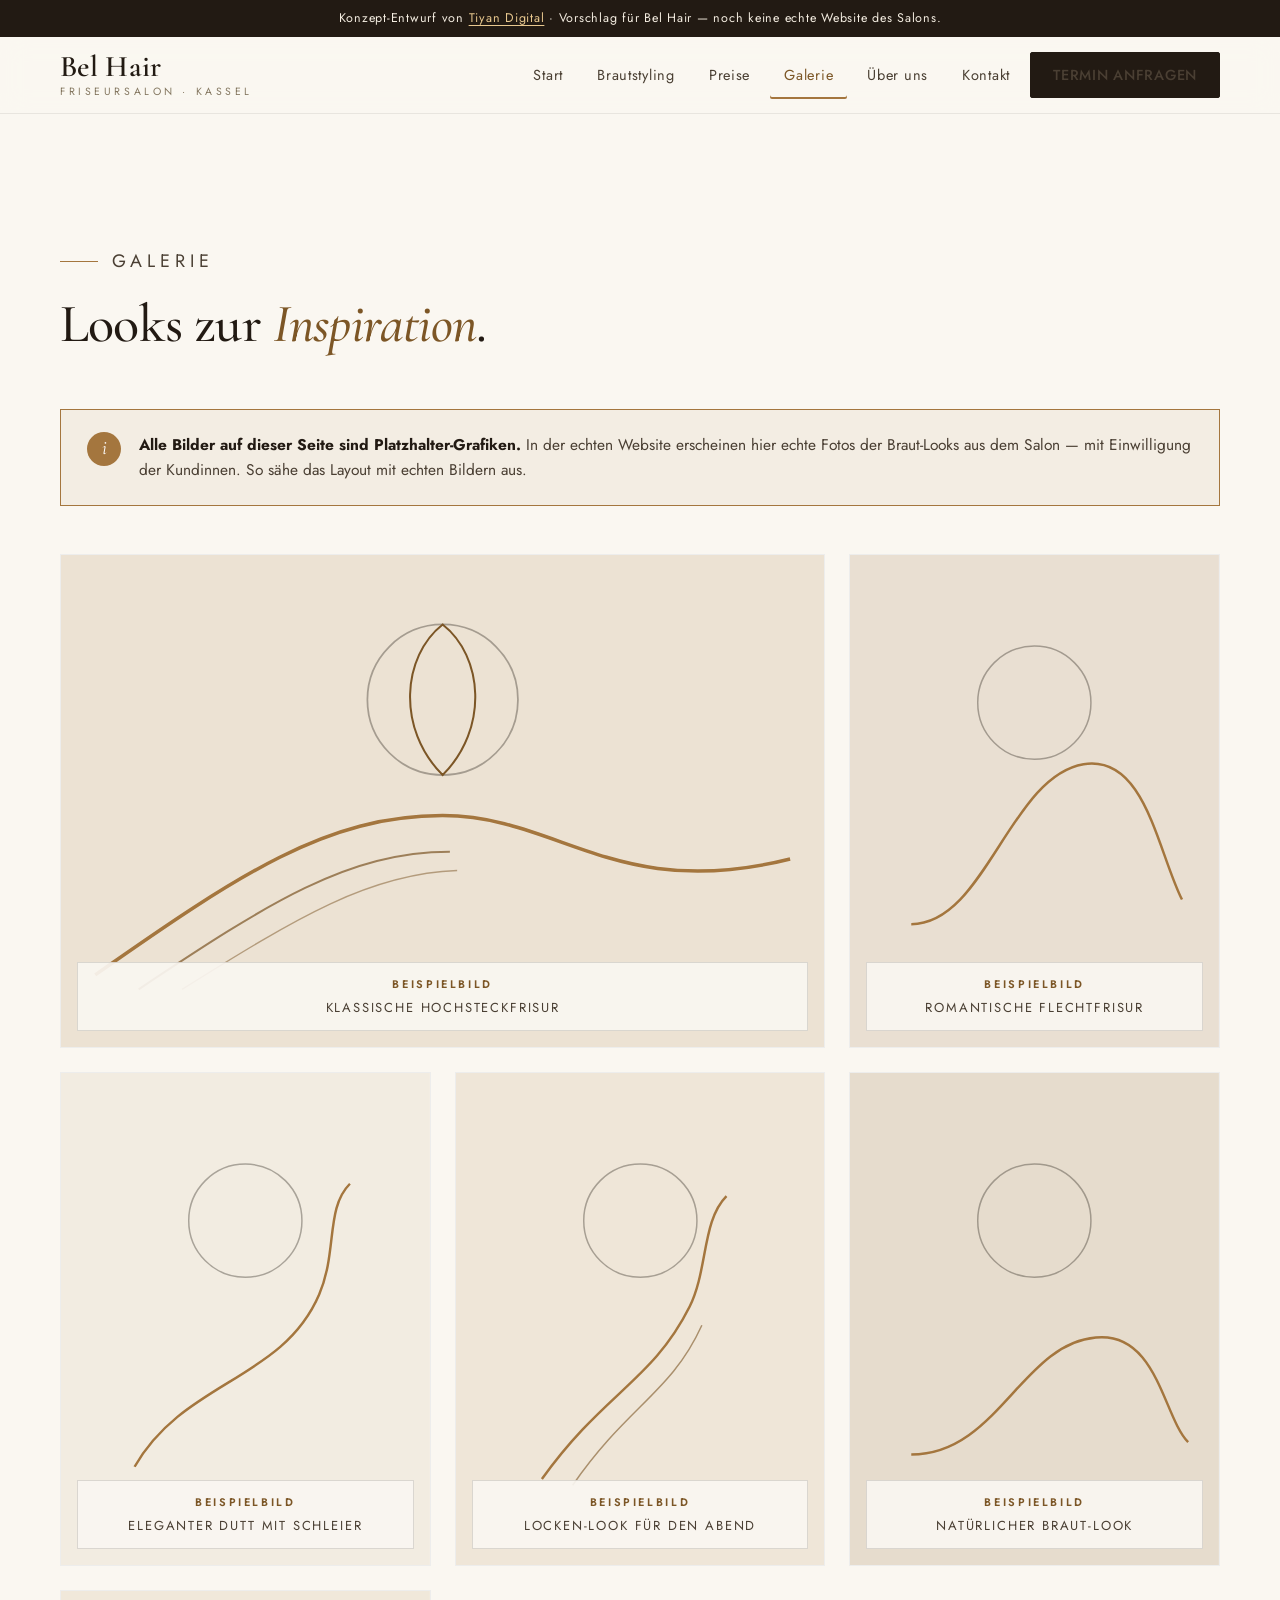
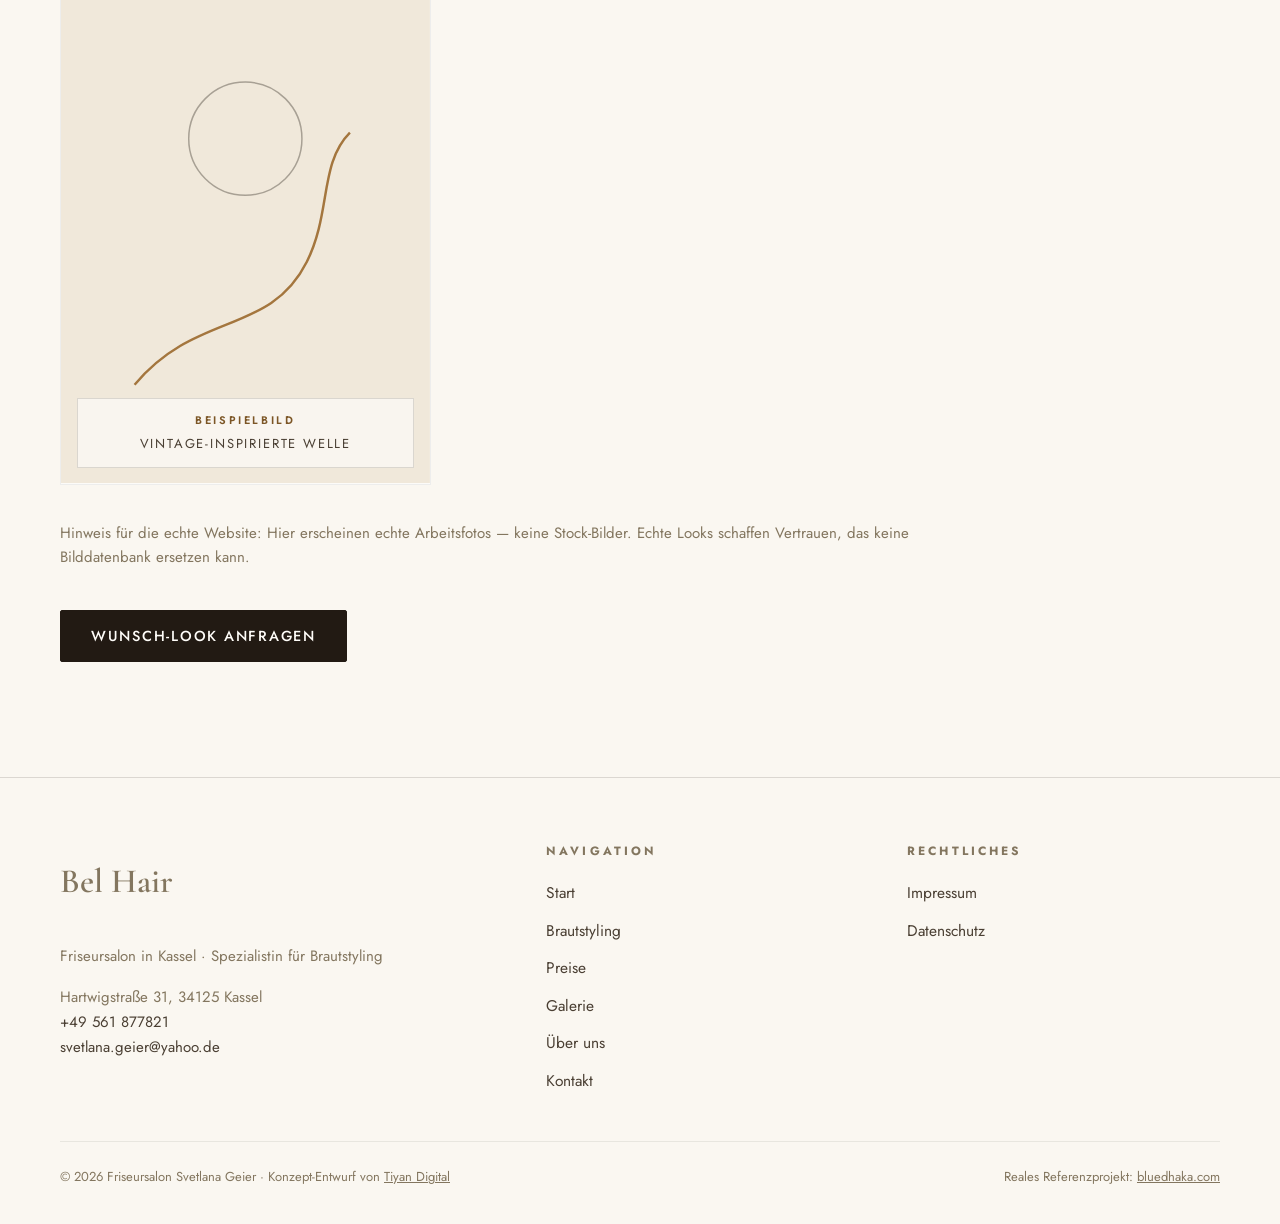
<file: galerie.html>
<!DOCTYPE html>
<html lang="de" class="no-js">
<head>
<meta charset="UTF-8">
<meta name="viewport" content="width=device-width, initial-scale=1.0">
<script>document.documentElement.className=document.documentElement.className.replace(/\bno-js\b/,"js");</script>
<title>{{BRAND}} — Galerie</title>
<meta name="description" content="Galerie von Bel Hair in Kassel: Braut-Looks zur Inspiration. Alle Bilder auf dieser Konzeptseite sind Platzhalter.">
<link rel="preconnect" href="https://fonts.googleapis.com">
<link rel="preconnect" href="https://fonts.gstatic.com" crossorigin>
<link href="https://fonts.googleapis.com/css2?family=Cormorant+Garamond:ital,wght@0,500;0,600;1,500;1,600&family=Jost:wght@400;500;600&display=swap" rel="stylesheet">
<link rel="stylesheet" href="assets/css/style.css">
</head>
<body>

<div class="concept-bar">
  Konzept-Entwurf von <a href="https://tiyandegital.com" rel="noopener">Tiyan Digital</a> · Vorschlag für <span data-brand="name">Bel Hair</span> — noch keine echte Website des Salons.
</div>

<header class="site-header">
  <div class="wrap bar">
    <a class="brand" href="index.html" aria-label="Zur Startseite">
      <span class="name" data-brand="name">Bel Hair</span>
      <span class="sub">Friseursalon · Kassel</span>
    </a>
    <button class="nav-toggle" aria-expanded="false" aria-controls="mainnav" aria-label="Menü öffnen">
      <span></span><span></span><span></span>
    </button>
    <nav class="nav" id="mainnav" aria-label="Hauptnavigation">
      <a href="index.html">Start</a>
      <a href="brautstyling.html">Brautstyling</a>
      <a href="preise.html">Preise</a>
      <a href="galerie.html" aria-current="page">Galerie</a>
      <a href="ueber-uns.html">Über uns</a>
      <a href="kontakt.html">Kontakt</a>
      <a class="btn" href="kontakt.html#termin">Termin anfragen</a>
    </nav>
  </div>
</header>

<main>
  <section aria-label="Galerie">
    <div class="wrap">
      <div class="sec-head reveal">
        <p class="eyebrow">Galerie</p>
        <h2>Looks zur <em>Inspiration</em>.</h2>
      </div>

      <div class="notice reveal" role="note">
        <span class="mark" aria-hidden="true">i</span>
        <p><strong>Alle Bilder auf dieser Seite sind Platzhalter-Grafiken.</strong> In der echten Website erscheinen hier echte Fotos der Braut-Looks aus dem Salon — mit Einwilligung der Kundinnen. So sähe das Layout mit echten Bildern aus.</p>
      </div>

      <div class="gal-grid">
        <div class="gal-card gal-card--wide reveal">
          <svg viewBox="0 0 600 340" preserveAspectRatio="xMidYMid slice" aria-hidden="true">
            <rect width="600" height="340" fill="#ece2d3"/>
            <path d="M60,290 C160,220 220,180 300,180 C380,180 420,240 540,210" fill="none" stroke="#a4763e" stroke-width="2.4"/>
            <path d="M90,300 C180,240 235,205 305,205" fill="none" stroke="#7c5626" stroke-width="1.4" opacity=".7"/>
            <path d="M120,300 C200,250 250,220 310,218" fill="none" stroke="#7c5626" stroke-width="1" opacity=".5"/>
            <circle cx="300" cy="100" r="52" fill="none" stroke="#221a13" stroke-width="1.2" opacity=".35"/>
            <path d="M300,48 C272,70 268,120 300,152 C332,120 328,70 300,48 Z" fill="none" stroke="#7c5626" stroke-width="1.4"/>
          </svg>
          <p class="ph-label"><b>Beispielbild</b>Klassische Hochsteckfrisur</p>
        </div>
        <div class="gal-card reveal" data-d="1">
          <svg viewBox="0 0 300 400" preserveAspectRatio="xMidYMid slice" aria-hidden="true">
            <rect width="300" height="400" fill="#e9dfd2"/>
            <path d="M50,300 C110,300 130,180 190,170 C240,162 250,240 270,280" fill="none" stroke="#a4763e" stroke-width="2"/>
            <circle cx="150" cy="120" r="46" fill="none" stroke="#221a13" stroke-width="1.2" opacity=".35"/>
          </svg>
          <p class="ph-label"><b>Beispielbild</b>Romantische Flechtfrisur</p>
        </div>
        <div class="gal-card reveal" data-d="2">
          <svg viewBox="0 0 300 400" preserveAspectRatio="xMidYMid slice" aria-hidden="true">
            <rect width="300" height="400" fill="#f2ece1"/>
            <path d="M60,320 C100,250 180,250 210,180 C225,145 215,110 235,90" fill="none" stroke="#a4763e" stroke-width="2"/>
            <circle cx="150" cy="120" r="46" fill="none" stroke="#221a13" stroke-width="1.2" opacity=".35"/>
          </svg>
          <p class="ph-label"><b>Beispielbild</b>Eleganter Dutt mit Schleier</p>
        </div>
        <div class="gal-card reveal">
          <svg viewBox="0 0 300 400" preserveAspectRatio="xMidYMid slice" aria-hidden="true">
            <rect width="300" height="400" fill="#efe6d8"/>
            <path d="M70,330 C120,260 160,250 190,190 C205,160 200,120 220,100" fill="none" stroke="#a4763e" stroke-width="2"/>
            <path d="M95,335 C140,270 175,260 200,205" fill="none" stroke="#7c5626" stroke-width="1.2" opacity=".6"/>
            <circle cx="150" cy="120" r="46" fill="none" stroke="#221a13" stroke-width="1.2" opacity=".35"/>
          </svg>
          <p class="ph-label"><b>Beispielbild</b>Locken-Look für den Abend</p>
        </div>
        <div class="gal-card reveal" data-d="1">
          <svg viewBox="0 0 300 400" preserveAspectRatio="xMidYMid slice" aria-hidden="true">
            <rect width="300" height="400" fill="#e6dccd"/>
            <path d="M50,310 C120,310 140,220 200,215 C250,210 255,280 275,300" fill="none" stroke="#a4763e" stroke-width="2"/>
            <circle cx="150" cy="120" r="46" fill="none" stroke="#221a13" stroke-width="1.2" opacity=".35"/>
          </svg>
          <p class="ph-label"><b>Beispielbild</b>Natürlicher Braut-Look</p>
        </div>
        <div class="gal-card reveal" data-d="2">
          <svg viewBox="0 0 300 400" preserveAspectRatio="xMidYMid slice" aria-hidden="true">
            <rect width="300" height="400" fill="#f0e8da"/>
            <path d="M60,320 C110,260 170,280 200,220 C220,180 210,140 235,115" fill="none" stroke="#a4763e" stroke-width="2"/>
            <circle cx="150" cy="120" r="46" fill="none" stroke="#221a13" stroke-width="1.2" opacity=".35"/>
          </svg>
          <p class="ph-label"><b>Beispielbild</b>Vintage-inspirierte Welle</p>
        </div>
      </div>

      <p class="gal-note reveal">Hinweis für die echte Website: Hier erscheinen echte Arbeitsfotos — keine Stock-Bilder. Echte Looks schaffen Vertrauen, das keine Bilddatenbank ersetzen kann.</p>

      <p class="reveal" style="margin-top:40px"><a class="btn" href="kontakt.html#termin">Wunsch-Look anfragen</a></p>
    </div>
  </section>
</main>

<footer>
  <div class="wrap">
    <div class="foot-grid">
      <div class="foot-brand">
        <p class="name" data-brand="name">Bel Hair</p>
        <p data-brand="tagline">Friseursalon in Kassel · Spezialistin für Brautstyling</p>
        <p style="margin-top:16px"><span data-brand="address">Hartwigstraße 31</span>, <span data-brand="city">34125 Kassel</span><br><a href="tel:+49561877821" data-brand="phone">+49 561 877821</a><br><a data-brand-mailto href="mailto:svetlana.geier@yahoo.de"><span data-brand="email">svetlana.geier@yahoo.de</span></a></p>
      </div>
      <div>
        <h4>Navigation</h4>
        <ul>
          <li><a href="index.html">Start</a></li>
          <li><a href="brautstyling.html">Brautstyling</a></li>
          <li><a href="preise.html">Preise</a></li>
          <li><a href="galerie.html">Galerie</a></li>
          <li><a href="ueber-uns.html">Über uns</a></li>
          <li><a href="kontakt.html">Kontakt</a></li>
        </ul>
      </div>
      <div>
        <h4>Rechtliches</h4>
        <ul>
          <li><a href="impressum.html">Impressum</a></li>
          <li><a href="datenschutz.html">Datenschutz</a></li>
        </ul>
      </div>
    </div>
    <div class="foot-base">
      <span>© <span data-year>2026</span> <span data-brand="legal">Friseursalon Svetlana Geier</span> · Konzept-Entwurf von <a href="https://tiyandegital.com" rel="noopener">Tiyan Digital</a></span>
      <span>Reales Referenzprojekt: <a href="https://bluedhaka.com" target="_blank" rel="noopener">bluedhaka.com</a></span>
    </div>
  </div>
</footer>

<script src="assets/js/config.js"></script>
<script src="assets/js/main.js"></script>
</body>
</html>
</file>
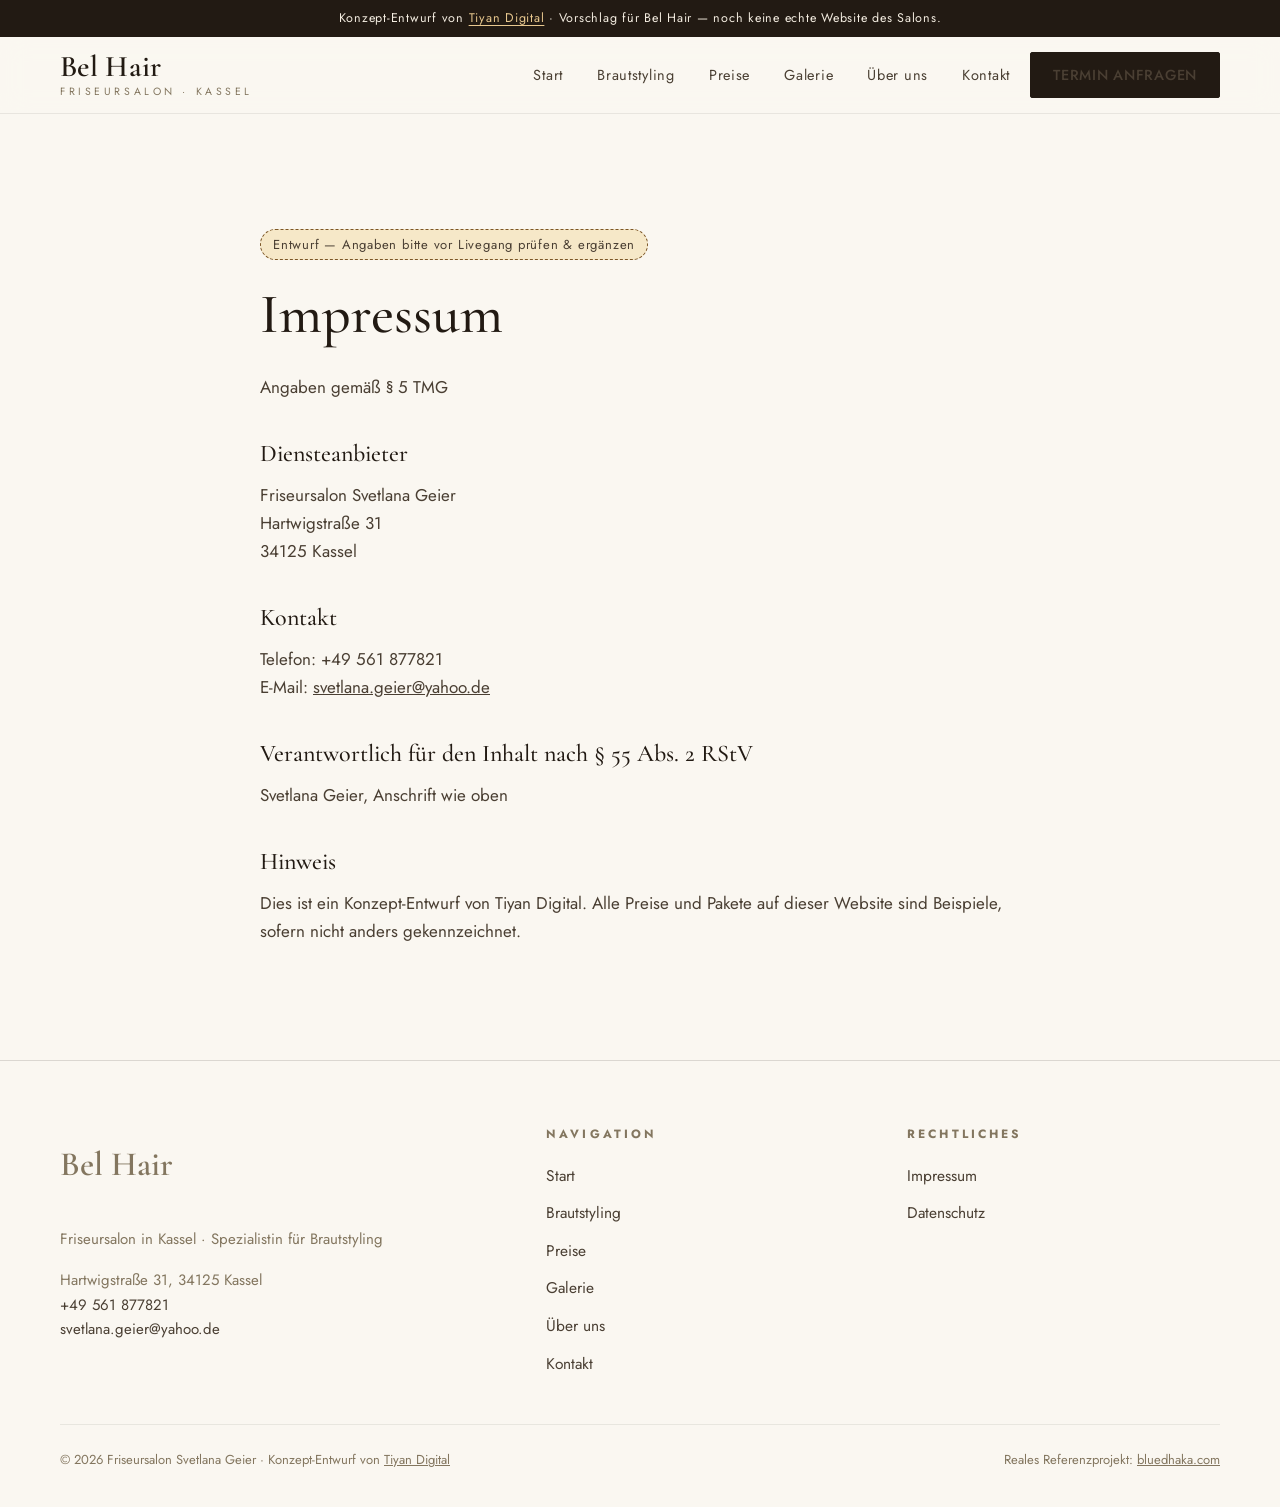
<file: impressum.html>
<!DOCTYPE html>
<html lang="de" class="no-js">
<head>
<meta charset="UTF-8">
<meta name="viewport" content="width=device-width, initial-scale=1.0">
<script>document.documentElement.className=document.documentElement.className.replace(/\bno-js\b/,"js");</script>
<title>{{BRAND}} — Impressum</title>
<meta name="description" content="Impressum von Bel Hair, Friseursalon in Kassel.">
<link rel="preconnect" href="https://fonts.googleapis.com">
<link rel="preconnect" href="https://fonts.gstatic.com" crossorigin>
<link href="https://fonts.googleapis.com/css2?family=Cormorant+Garamond:ital,wght@0,500;0,600;1,500;1,600&family=Jost:wght@400;500;600&display=swap" rel="stylesheet">
<link rel="stylesheet" href="assets/css/style.css">
</head>
<body>

<div class="concept-bar">
  Konzept-Entwurf von <a href="https://tiyandegital.com" rel="noopener">Tiyan Digital</a> · Vorschlag für <span data-brand="name">Bel Hair</span> — noch keine echte Website des Salons.
</div>

<header class="site-header">
  <div class="wrap bar">
    <a class="brand" href="index.html" aria-label="Zur Startseite">
      <span class="name" data-brand="name">Bel Hair</span>
      <span class="sub">Friseursalon · Kassel</span>
    </a>
    <button class="nav-toggle" aria-expanded="false" aria-controls="mainnav" aria-label="Menü öffnen">
      <span></span><span></span><span></span>
    </button>
    <nav class="nav" id="mainnav" aria-label="Hauptnavigation">
      <a href="index.html">Start</a>
      <a href="brautstyling.html">Brautstyling</a>
      <a href="preise.html">Preise</a>
      <a href="galerie.html">Galerie</a>
      <a href="ueber-uns.html">Über uns</a>
      <a href="kontakt.html">Kontakt</a>
      <a class="btn" href="kontakt.html#termin">Termin anfragen</a>
    </nav>
  </div>
</header>

<main>
  <section aria-label="Impressum">
    <div class="wrap legal">
      <p class="placeholder-flag">Entwurf — Angaben bitte vor Livegang prüfen &amp; ergänzen</p>
      <h1>Impressum</h1>
      <p>Angaben gemäß § 5 TMG</p>
      <h2>Diensteanbieter</h2>
      <p><span data-brand="legal">Friseursalon Svetlana Geier</span><br>
      <span data-brand="address">Hartwigstraße 31</span><br>
      <span data-brand="city">34125 Kassel</span></p>
      <h2>Kontakt</h2>
      <p>Telefon: <span data-brand="phone">+49 561 877821</span><br>
      E-Mail: <a data-brand-mailto href="mailto:svetlana.geier@yahoo.de"><span data-brand="email">svetlana.geier@yahoo.de</span></a></p>
      <h2>Verantwortlich für den Inhalt nach § 55 Abs. 2 RStV</h2>
      <p>Svetlana Geier, Anschrift wie oben</p>
      <h2>Hinweis</h2>
      <p>Dies ist ein Konzept-Entwurf von Tiyan Digital. Alle Preise und Pakete auf dieser Website sind Beispiele, sofern nicht anders gekennzeichnet.</p>
    </div>
  </section>
</main>

<footer>
  <div class="wrap">
    <div class="foot-grid">
      <div class="foot-brand">
        <p class="name" data-brand="name">Bel Hair</p>
        <p data-brand="tagline">Friseursalon in Kassel · Spezialistin für Brautstyling</p>
        <p style="margin-top:16px"><span data-brand="address">Hartwigstraße 31</span>, <span data-brand="city">34125 Kassel</span><br><a href="tel:+49561877821" data-brand="phone">+49 561 877821</a><br><a data-brand-mailto href="mailto:svetlana.geier@yahoo.de"><span data-brand="email">svetlana.geier@yahoo.de</span></a></p>
      </div>
      <div>
        <h4>Navigation</h4>
        <ul>
          <li><a href="index.html">Start</a></li>
          <li><a href="brautstyling.html">Brautstyling</a></li>
          <li><a href="preise.html">Preise</a></li>
          <li><a href="galerie.html">Galerie</a></li>
          <li><a href="ueber-uns.html">Über uns</a></li>
          <li><a href="kontakt.html">Kontakt</a></li>
        </ul>
      </div>
      <div>
        <h4>Rechtliches</h4>
        <ul>
          <li><a href="impressum.html">Impressum</a></li>
          <li><a href="datenschutz.html">Datenschutz</a></li>
        </ul>
      </div>
    </div>
    <div class="foot-base">
      <span>© <span data-year>2026</span> <span data-brand="legal">Friseursalon Svetlana Geier</span> · Konzept-Entwurf von <a href="https://tiyandegital.com" rel="noopener">Tiyan Digital</a></span>
      <span>Reales Referenzprojekt: <a href="https://bluedhaka.com" target="_blank" rel="noopener">bluedhaka.com</a></span>
    </div>
  </div>
</footer>

<script src="assets/js/config.js"></script>
<script src="assets/js/main.js"></script>
</body>
</html>
</file>
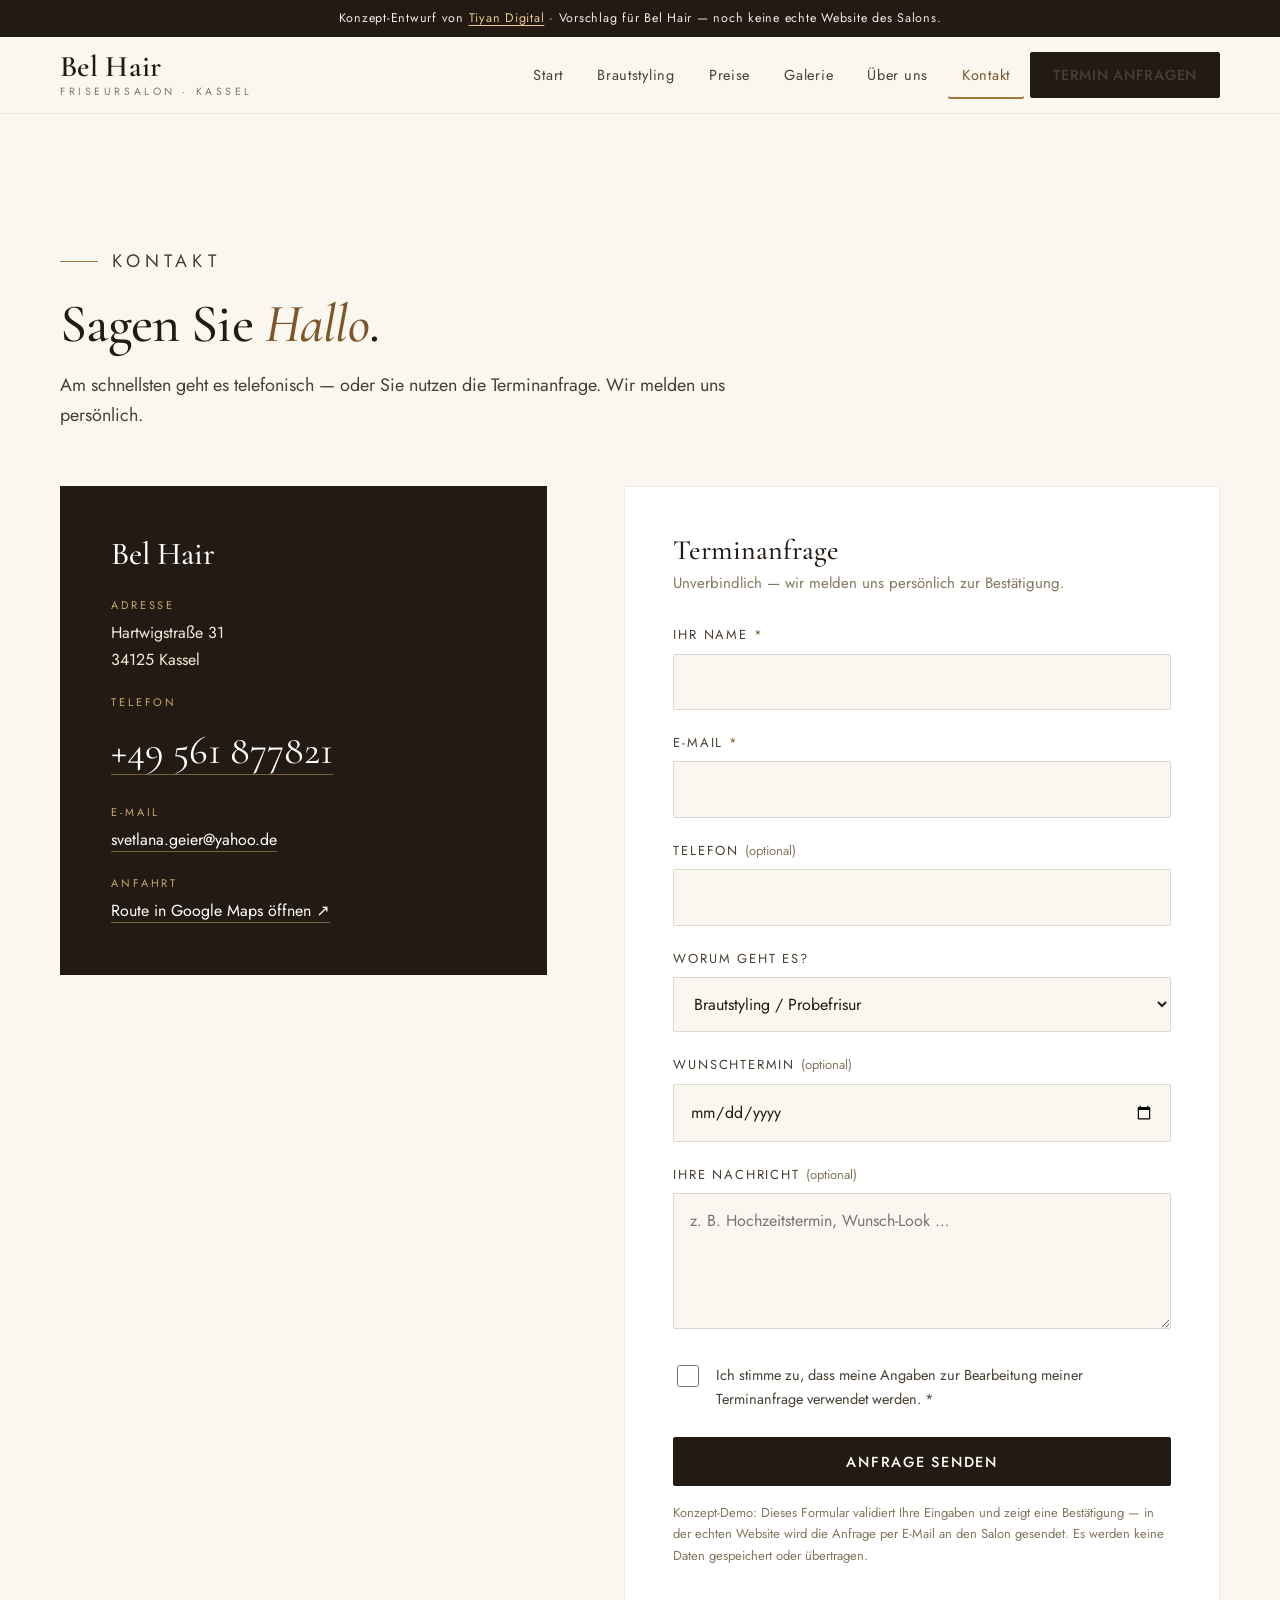
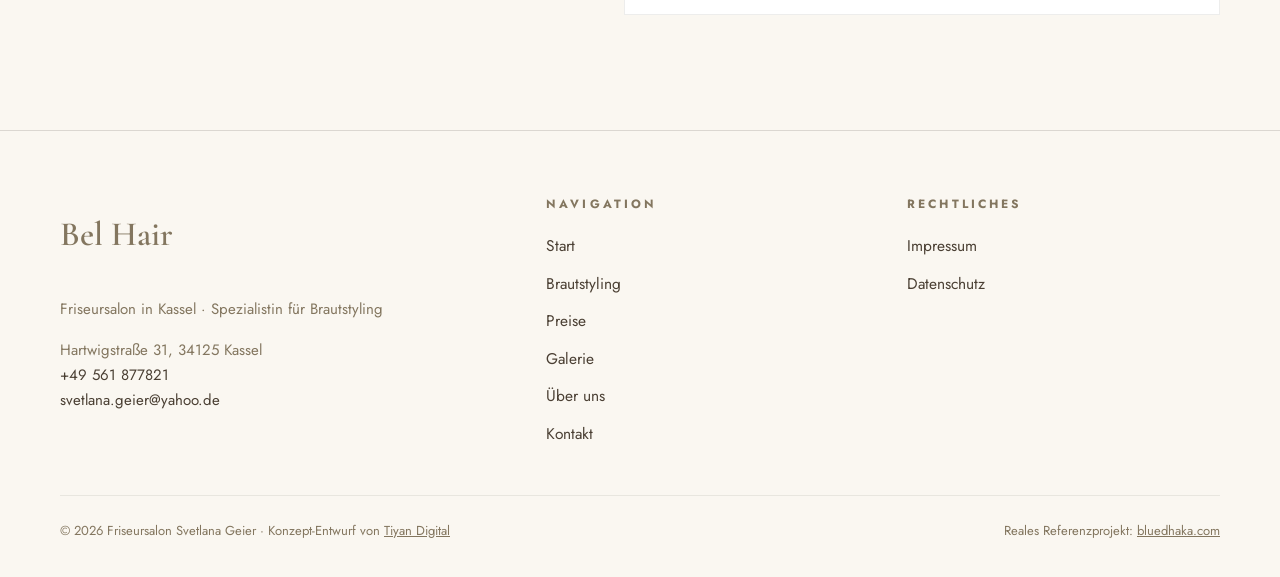
<file: kontakt.html>
<!DOCTYPE html>
<html lang="de" class="no-js">
<head>
<meta charset="UTF-8">
<meta name="viewport" content="width=device-width, initial-scale=1.0">
<script>document.documentElement.className=document.documentElement.className.replace(/\bno-js\b/,"js");</script>
<title>{{BRAND}} — Kontakt & Termin</title>
<meta name="description" content="Kontakt zu Bel Hair in Kassel: Hartwigstraße 31, 34125 Kassel, +49 561 877821, svetlana.geier@yahoo.de. Terminanfrage online.">
<link rel="preconnect" href="https://fonts.googleapis.com">
<link rel="preconnect" href="https://fonts.gstatic.com" crossorigin>
<link href="https://fonts.googleapis.com/css2?family=Cormorant+Garamond:ital,wght@0,500;0,600;1,500;1,600&family=Jost:wght@400;500;600&display=swap" rel="stylesheet">
<link rel="stylesheet" href="assets/css/style.css">
</head>
<body>

<div class="concept-bar">
  Konzept-Entwurf von <a href="https://tiyandegital.com" rel="noopener">Tiyan Digital</a> · Vorschlag für <span data-brand="name">Bel Hair</span> — noch keine echte Website des Salons.
</div>

<header class="site-header">
  <div class="wrap bar">
    <a class="brand" href="index.html" aria-label="Zur Startseite">
      <span class="name" data-brand="name">Bel Hair</span>
      <span class="sub">Friseursalon · Kassel</span>
    </a>
    <button class="nav-toggle" aria-expanded="false" aria-controls="mainnav" aria-label="Menü öffnen">
      <span></span><span></span><span></span>
    </button>
    <nav class="nav" id="mainnav" aria-label="Hauptnavigation">
      <a href="index.html">Start</a>
      <a href="brautstyling.html">Brautstyling</a>
      <a href="preise.html">Preise</a>
      <a href="galerie.html">Galerie</a>
      <a href="ueber-uns.html">Über uns</a>
      <a href="kontakt.html" aria-current="page">Kontakt</a>
      <a class="btn" href="kontakt.html#termin">Termin anfragen</a>
    </nav>
  </div>
</header>

<main>
  <section aria-label="Kontakt" id="termin">
    <div class="wrap">
      <div class="sec-head reveal">
        <p class="eyebrow">Kontakt</p>
        <h2>Sagen Sie <em>Hallo</em>.</h2>
        <p>Am schnellsten geht es telefonisch — oder Sie nutzen die Terminanfrage. Wir melden uns persönlich.</p>
      </div>

      <div class="contact-grid">
        <aside class="vcard reveal" aria-label="Kontaktdaten">
          <h2 data-brand="name">Bel Hair</h2>
          <dl>
            <div><dt>Adresse</dt><dd><span data-brand="address">Hartwigstraße 31</span><br><span data-brand="city">34125 Kassel</span></dd></div>
            <div><dt>Telefon</dt><dd><a class="bignum" href="tel:+49561877821" data-brand="phone">+49 561 877821</a></dd></div>
            <div><dt>E-Mail</dt><dd><a data-brand-mailto href="mailto:svetlana.geier@yahoo.de"><span data-brand="email">svetlana.geier@yahoo.de</span></a></dd></div>
            <div><dt>Anfahrt</dt><dd><a href="https://www.google.com/maps/search/?api=1&amp;query=Hartwigstrasse+31+34125+Kassel" target="_blank" rel="noopener">Route in Google Maps öffnen ↗</a></dd></div>
          </dl>
        </aside>

        <div class="reveal" data-d="1">
          <form class="book" id="booking-form" novalidate aria-label="Terminanfrage">
            <h3 style="font-size:28px;margin-bottom:6px">Terminanfrage</h3>
            <p style="color:var(--muted);font-size:15px;margin-bottom:28px">Unverbindlich — wir melden uns persönlich zur Bestätigung.</p>

            <div class="field">
              <label for="bf-name">Ihr Name <span class="req" aria-hidden="true">*</span></label>
              <input id="bf-name" name="name" type="text" autocomplete="name" required aria-describedby="bf-name-err">
              <p class="err" id="bf-name-err">Bitte geben Sie Ihren Namen an.</p>
            </div>

            <div class="field">
              <label for="bf-email">E-Mail <span class="req" aria-hidden="true">*</span></label>
              <input id="bf-email" name="email" type="email" autocomplete="email" required aria-describedby="bf-email-err">
              <p class="err" id="bf-email-err">Bitte geben Sie eine gültige E-Mail-Adresse an.</p>
            </div>

            <div class="field">
              <label for="bf-phone">Telefon <span style="color:var(--muted);text-transform:none;letter-spacing:0">(optional)</span></label>
              <input id="bf-phone" name="phone" type="tel" autocomplete="tel">
            </div>

            <div class="field">
              <label for="bf-service">Worum geht es?</label>
              <select id="bf-service" name="service">
                <option>Brautstyling / Probefrisur</option>
                <option>Schnitt &amp; Styling</option>
                <option>Color / Strähnen</option>
                <option>Make-up</option>
                <option>Sonstiges</option>
              </select>
            </div>

            <div class="field">
              <label for="bf-date">Wunschtermin <span style="color:var(--muted);text-transform:none;letter-spacing:0">(optional)</span></label>
              <input id="bf-date" name="date" type="date">
            </div>

            <div class="field">
              <label for="bf-msg">Ihre Nachricht <span style="color:var(--muted);text-transform:none;letter-spacing:0">(optional)</span></label>
              <textarea id="bf-msg" name="message" rows="4" placeholder="z. B. Hochzeitstermin, Wunsch-Look …"></textarea>
            </div>

            <div class="consent">
              <input id="bf-consent" type="checkbox" required aria-describedby="bf-consent-err">
              <div>
                <label for="bf-consent" style="text-transform:none;letter-spacing:0;font-size:14.5px;display:block">Ich stimme zu, dass meine Angaben zur Bearbeitung meiner Terminanfrage verwendet werden. <span class="req" aria-hidden="true">*</span></label>
                <p class="err" id="bf-consent-err">Bitte stimmen Sie der Verarbeitung zu, damit wir antworten können.</p>
              </div>
            </div>

            <button class="btn" type="submit" style="width:100%">Anfrage senden</button>
            <p class="form-note">Konzept-Demo: Dieses Formular validiert Ihre Eingaben und zeigt eine Bestätigung — in der echten Website wird die Anfrage per E-Mail an den Salon gesendet. Es werden keine Daten gespeichert oder übertragen.</p>
          </form>

          <div class="form-ok" id="booking-ok" role="status" aria-live="polite">
            <h3>Vielen Dank, <span id="booking-ok-name">liebe Kundin</span>!</h3>
            <p>Ihre Anfrage ist bei uns eingegangen (Demo-Bestätigung). Wir melden uns persönlich — versprochen.</p>
          </div>
        </div>
      </div>
    </div>
  </section>
</main>

<footer>
  <div class="wrap">
    <div class="foot-grid">
      <div class="foot-brand">
        <p class="name" data-brand="name">Bel Hair</p>
        <p data-brand="tagline">Friseursalon in Kassel · Spezialistin für Brautstyling</p>
        <p style="margin-top:16px"><span data-brand="address">Hartwigstraße 31</span>, <span data-brand="city">34125 Kassel</span><br><a href="tel:+49561877821" data-brand="phone">+49 561 877821</a><br><a data-brand-mailto href="mailto:svetlana.geier@yahoo.de"><span data-brand="email">svetlana.geier@yahoo.de</span></a></p>
      </div>
      <div>
        <h4>Navigation</h4>
        <ul>
          <li><a href="index.html">Start</a></li>
          <li><a href="brautstyling.html">Brautstyling</a></li>
          <li><a href="preise.html">Preise</a></li>
          <li><a href="galerie.html">Galerie</a></li>
          <li><a href="ueber-uns.html">Über uns</a></li>
          <li><a href="kontakt.html">Kontakt</a></li>
        </ul>
      </div>
      <div>
        <h4>Rechtliches</h4>
        <ul>
          <li><a href="impressum.html">Impressum</a></li>
          <li><a href="datenschutz.html">Datenschutz</a></li>
        </ul>
      </div>
    </div>
    <div class="foot-base">
      <span>© <span data-year>2026</span> <span data-brand="legal">Friseursalon Svetlana Geier</span> · Konzept-Entwurf von <a href="https://tiyandegital.com" rel="noopener">Tiyan Digital</a></span>
      <span>Reales Referenzprojekt: <a href="https://bluedhaka.com" target="_blank" rel="noopener">bluedhaka.com</a></span>
    </div>
  </div>
</footer>

<script src="assets/js/config.js"></script>
<script src="assets/js/main.js"></script>
</body>
</html>
</file>
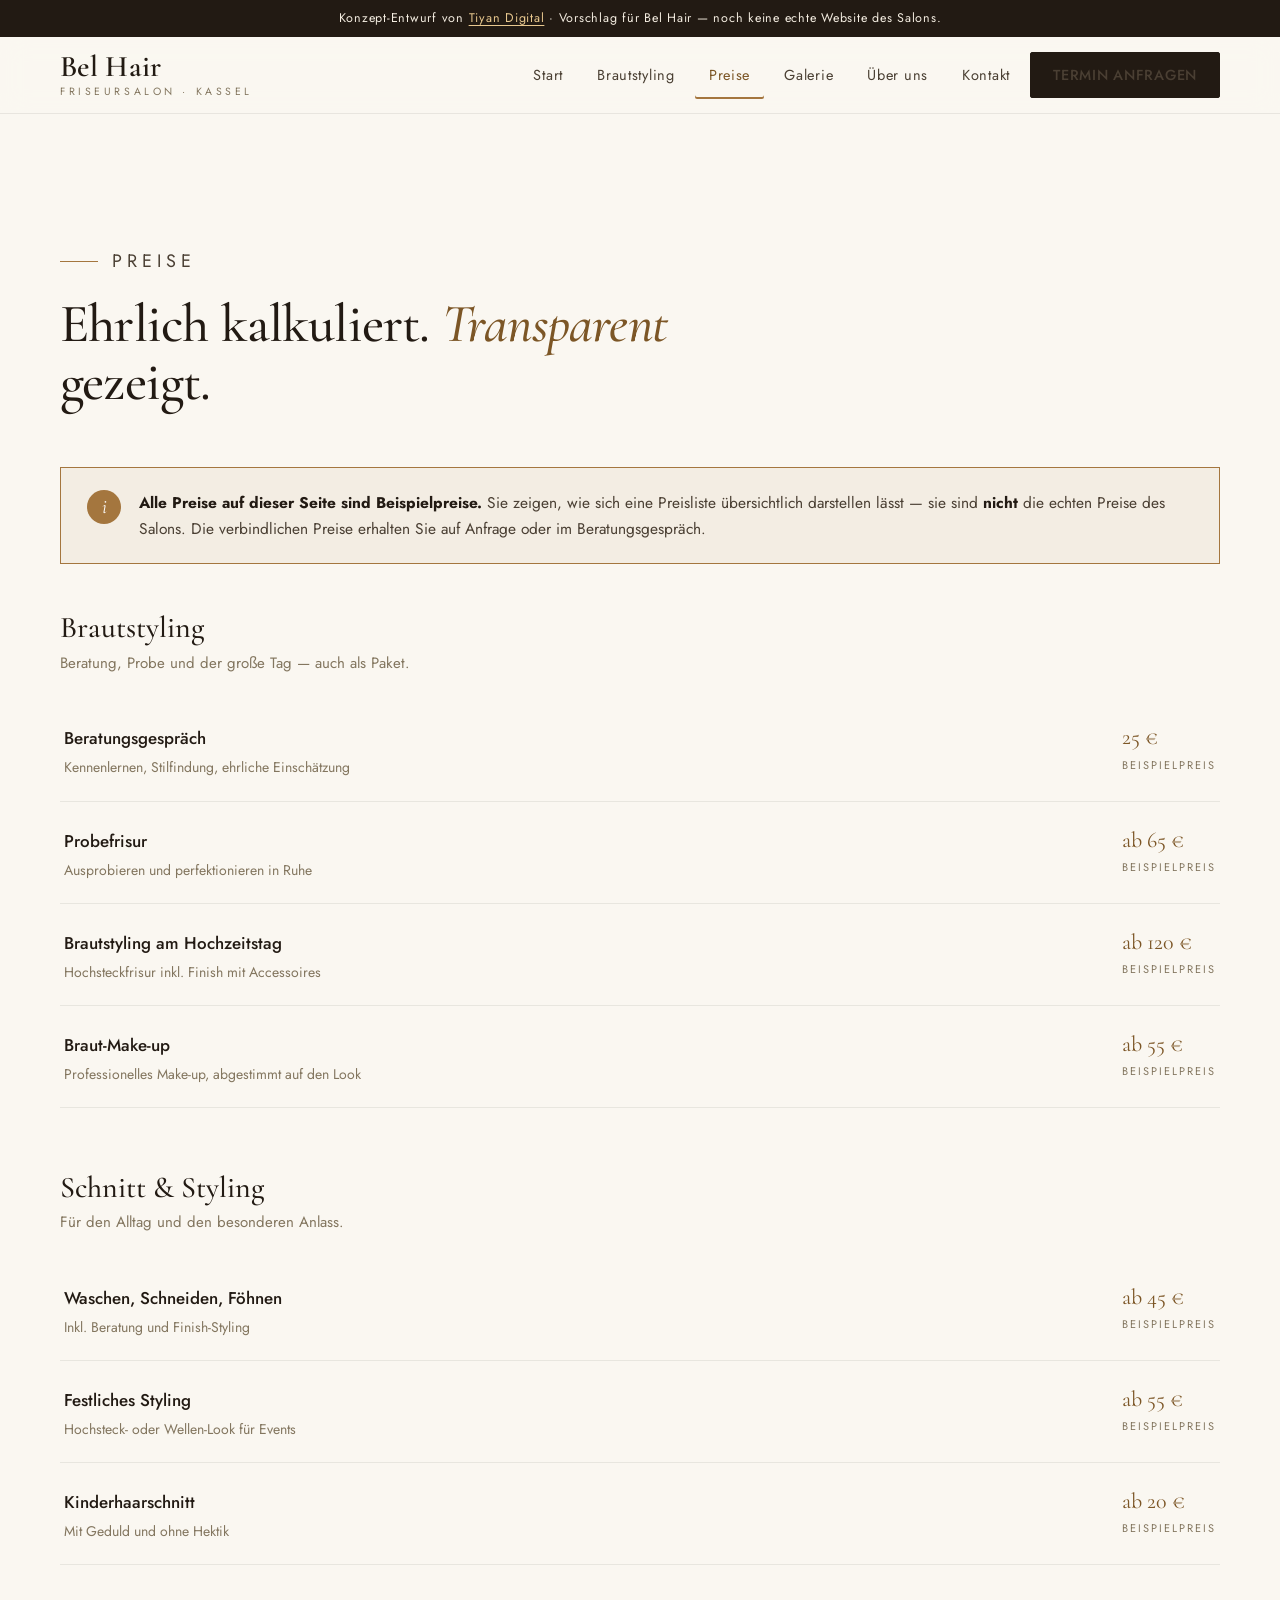
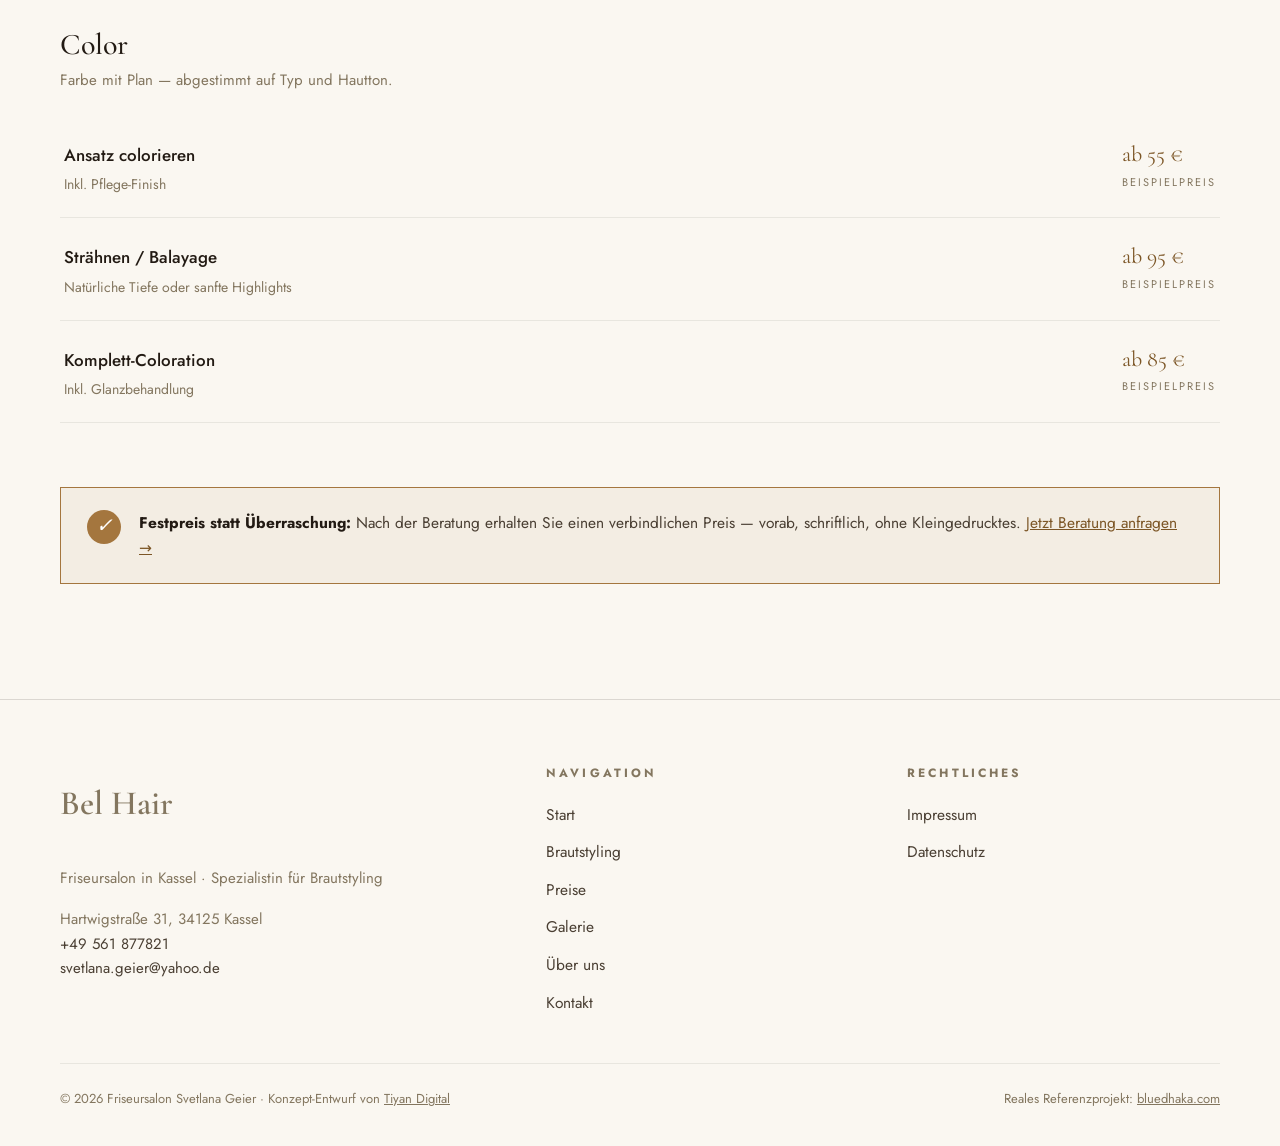
<file: preise.html>
<!DOCTYPE html>
<html lang="de" class="no-js">
<head>
<meta charset="UTF-8">
<meta name="viewport" content="width=device-width, initial-scale=1.0">
<script>document.documentElement.className=document.documentElement.className.replace(/\bno-js\b/,"js");</script>
<title>{{BRAND}} — Preise</title>
<meta name="description" content="Preisübersicht von Bel Hair in Kassel: Beispielpreise für Brautstyling, Color, Schnitt und Make-up. Echte Preise auf Anfrage.">
<link rel="preconnect" href="https://fonts.googleapis.com">
<link rel="preconnect" href="https://fonts.gstatic.com" crossorigin>
<link href="https://fonts.googleapis.com/css2?family=Cormorant+Garamond:ital,wght@0,500;0,600;1,500;1,600&family=Jost:wght@400;500;600&display=swap" rel="stylesheet">
<link rel="stylesheet" href="assets/css/style.css">
</head>
<body>

<div class="concept-bar">
  Konzept-Entwurf von <a href="https://tiyandegital.com" rel="noopener">Tiyan Digital</a> · Vorschlag für <span data-brand="name">Bel Hair</span> — noch keine echte Website des Salons.
</div>

<header class="site-header">
  <div class="wrap bar">
    <a class="brand" href="index.html" aria-label="Zur Startseite">
      <span class="name" data-brand="name">Bel Hair</span>
      <span class="sub">Friseursalon · Kassel</span>
    </a>
    <button class="nav-toggle" aria-expanded="false" aria-controls="mainnav" aria-label="Menü öffnen">
      <span></span><span></span><span></span>
    </button>
    <nav class="nav" id="mainnav" aria-label="Hauptnavigation">
      <a href="index.html">Start</a>
      <a href="brautstyling.html">Brautstyling</a>
      <a href="preise.html" aria-current="page">Preise</a>
      <a href="galerie.html">Galerie</a>
      <a href="ueber-uns.html">Über uns</a>
      <a href="kontakt.html">Kontakt</a>
      <a class="btn" href="kontakt.html#termin">Termin anfragen</a>
    </nav>
  </div>
</header>

<main>
  <section aria-label="Preise">
    <div class="wrap">
      <div class="sec-head reveal">
        <p class="eyebrow">Preise</p>
        <h2>Ehrlich kalkuliert. <em>Transparent</em> gezeigt.</h2>
      </div>

      <div class="notice reveal" role="note">
        <span class="mark" aria-hidden="true">i</span>
        <p><strong>Alle Preise auf dieser Seite sind Beispielpreise.</strong> Sie zeigen, wie sich eine Preisliste übersichtlich darstellen lässt — sie sind <strong>nicht</strong> die echten Preise des Salons. Die verbindlichen Preise erhalten Sie auf Anfrage oder im Beratungsgespräch.</p>
      </div>

      <div class="price-group reveal">
        <h3>Brautstyling</h3>
        <p class="g-sub">Beratung, Probe und der große Tag — auch als Paket.</p>
        <div class="price-row"><div class="what"><strong>Beratungsgespräch</strong><small>Kennenlernen, Stilfindung, ehrliche Einschätzung</small></div><div class="how">25&nbsp;€<small>Beispielpreis</small></div></div>
        <div class="price-row"><div class="what"><strong>Probefrisur</strong><small>Ausprobieren und perfektionieren in Ruhe</small></div><div class="how">ab 65&nbsp;€<small>Beispielpreis</small></div></div>
        <div class="price-row"><div class="what"><strong>Brautstyling am Hochzeitstag</strong><small>Hochsteckfrisur inkl. Finish mit Accessoires</small></div><div class="how">ab 120&nbsp;€<small>Beispielpreis</small></div></div>
        <div class="price-row"><div class="what"><strong>Braut-Make-up</strong><small>Professionelles Make-up, abgestimmt auf den Look</small></div><div class="how">ab 55&nbsp;€<small>Beispielpreis</small></div></div>
      </div>

      <div class="price-group reveal">
        <h3>Schnitt &amp; Styling</h3>
        <p class="g-sub">Für den Alltag und den besonderen Anlass.</p>
        <div class="price-row"><div class="what"><strong>Waschen, Schneiden, Föhnen</strong><small>Inkl. Beratung und Finish-Styling</small></div><div class="how">ab 45&nbsp;€<small>Beispielpreis</small></div></div>
        <div class="price-row"><div class="what"><strong>Festliches Styling</strong><small>Hochsteck- oder Wellen-Look für Events</small></div><div class="how">ab 55&nbsp;€<small>Beispielpreis</small></div></div>
        <div class="price-row"><div class="what"><strong>Kinderhaarschnitt</strong><small>Mit Geduld und ohne Hektik</small></div><div class="how">ab 20&nbsp;€<small>Beispielpreis</small></div></div>
      </div>

      <div class="price-group reveal">
        <h3>Color</h3>
        <p class="g-sub">Farbe mit Plan — abgestimmt auf Typ und Hautton.</p>
        <div class="price-row"><div class="what"><strong>Ansatz colorieren</strong><small>Inkl. Pflege-Finish</small></div><div class="how">ab 55&nbsp;€<small>Beispielpreis</small></div></div>
        <div class="price-row"><div class="what"><strong>Strähnen / Balayage</strong><small>Natürliche Tiefe oder sanfte Highlights</small></div><div class="how">ab 95&nbsp;€<small>Beispielpreis</small></div></div>
        <div class="price-row"><div class="what"><strong>Komplett-Coloration</strong><small>Inkl. Glanzbehandlung</small></div><div class="how">ab 85&nbsp;€<small>Beispielpreis</small></div></div>
      </div>

      <div class="notice reveal" role="note" style="margin-bottom:0">
        <span class="mark" aria-hidden="true">✓</span>
        <p><strong>Festpreis statt Überraschung:</strong> Nach der Beratung erhalten Sie einen verbindlichen Preis — vorab, schriftlich, ohne Kleingedrucktes. <a href="kontakt.html#termin" style="color:var(--accent-deep)">Jetzt Beratung anfragen →</a></p>
      </div>
    </div>
  </section>
</main>

<footer>
  <div class="wrap">
    <div class="foot-grid">
      <div class="foot-brand">
        <p class="name" data-brand="name">Bel Hair</p>
        <p data-brand="tagline">Friseursalon in Kassel · Spezialistin für Brautstyling</p>
        <p style="margin-top:16px"><span data-brand="address">Hartwigstraße 31</span>, <span data-brand="city">34125 Kassel</span><br><a href="tel:+49561877821" data-brand="phone">+49 561 877821</a><br><a data-brand-mailto href="mailto:svetlana.geier@yahoo.de"><span data-brand="email">svetlana.geier@yahoo.de</span></a></p>
      </div>
      <div>
        <h4>Navigation</h4>
        <ul>
          <li><a href="index.html">Start</a></li>
          <li><a href="brautstyling.html">Brautstyling</a></li>
          <li><a href="preise.html">Preise</a></li>
          <li><a href="galerie.html">Galerie</a></li>
          <li><a href="ueber-uns.html">Über uns</a></li>
          <li><a href="kontakt.html">Kontakt</a></li>
        </ul>
      </div>
      <div>
        <h4>Rechtliches</h4>
        <ul>
          <li><a href="impressum.html">Impressum</a></li>
          <li><a href="datenschutz.html">Datenschutz</a></li>
        </ul>
      </div>
    </div>
    <div class="foot-base">
      <span>© <span data-year>2026</span> <span data-brand="legal">Friseursalon Svetlana Geier</span> · Konzept-Entwurf von <a href="https://tiyandegital.com" rel="noopener">Tiyan Digital</a></span>
      <span>Reales Referenzprojekt: <a href="https://bluedhaka.com" target="_blank" rel="noopener">bluedhaka.com</a></span>
    </div>
  </div>
</footer>

<script src="assets/js/config.js"></script>
<script src="assets/js/main.js"></script>
</body>
</html>
</file>
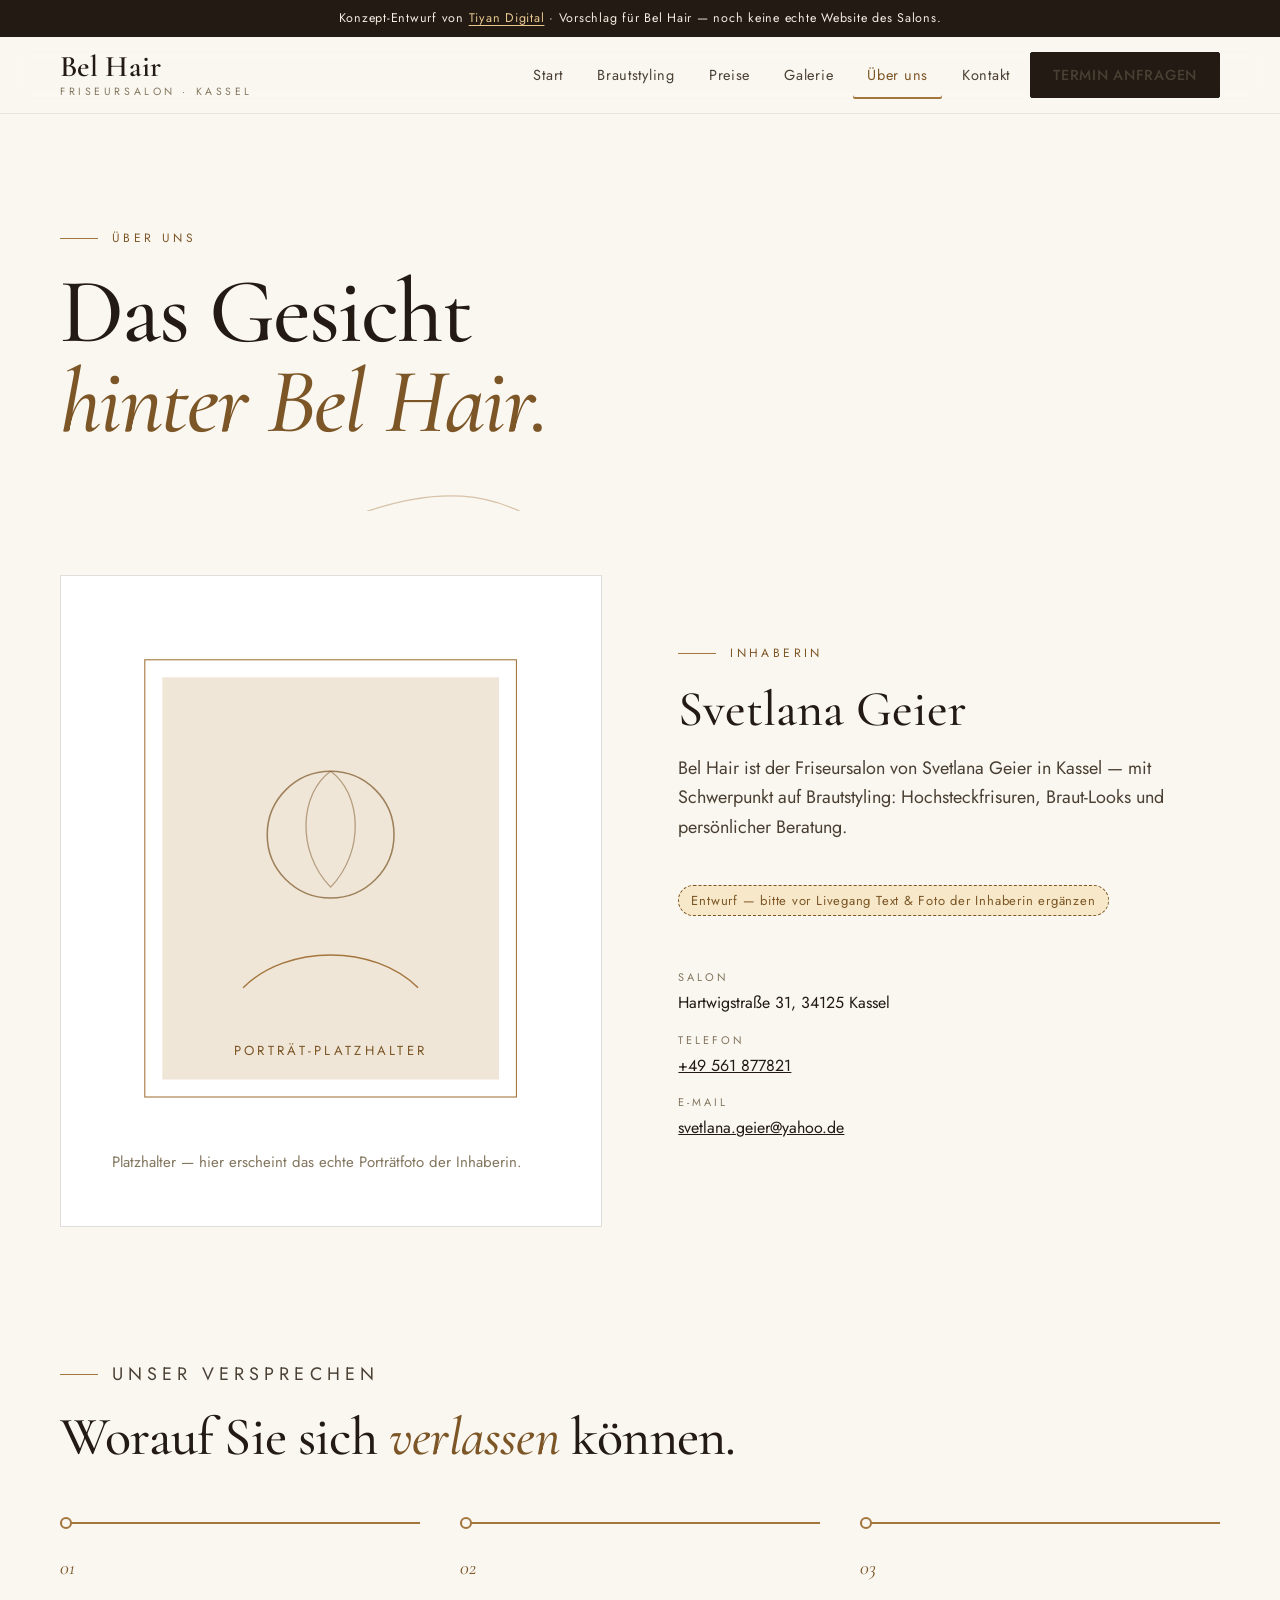
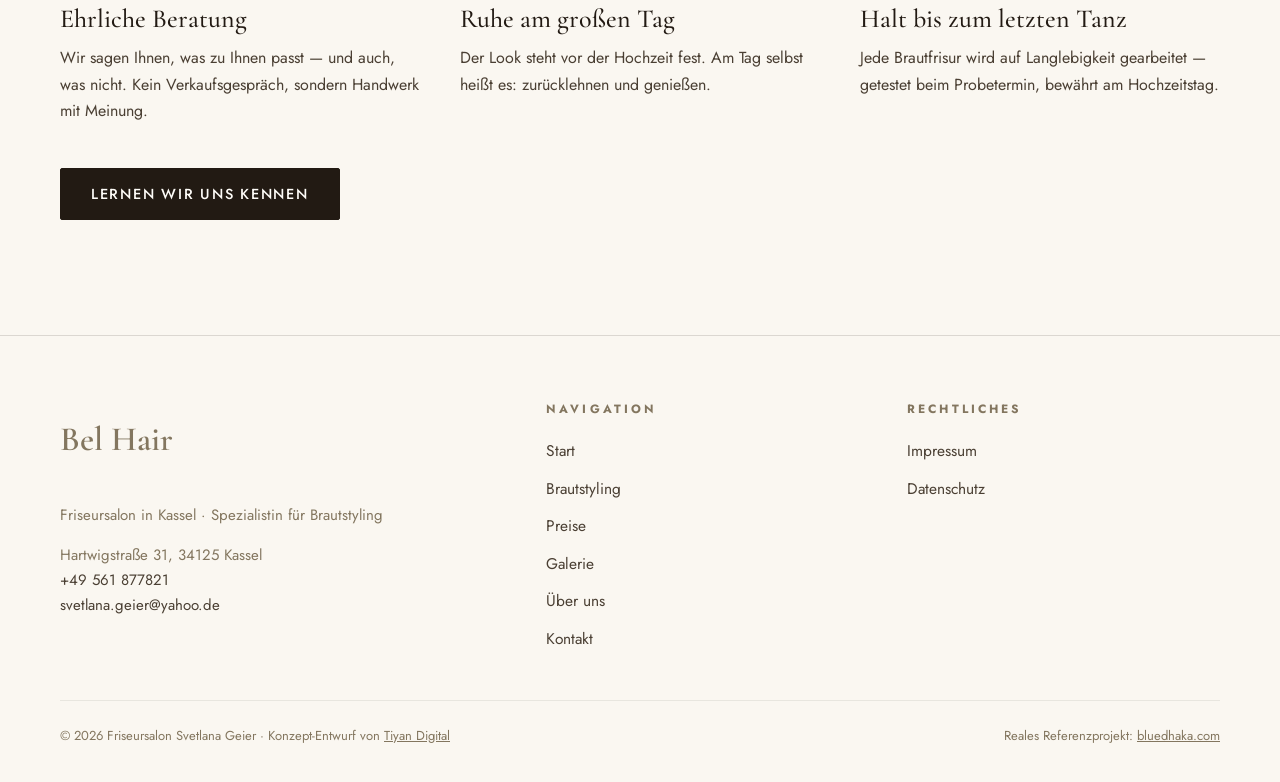
<file: ueber-uns.html>
<!DOCTYPE html>
<html lang="de" class="no-js">
<head>
<meta charset="UTF-8">
<meta name="viewport" content="width=device-width, initial-scale=1.0">
<script>document.documentElement.className=document.documentElement.className.replace(/\bno-js\b/,"js");</script>
<title>{{BRAND}} — Über uns</title>
<meta name="description" content="Über Bel Hair in Kassel: Friseursalon von Svetlana Geier — Spezialistin für Brautstyling.">
<link rel="preconnect" href="https://fonts.googleapis.com">
<link rel="preconnect" href="https://fonts.gstatic.com" crossorigin>
<link href="https://fonts.googleapis.com/css2?family=Cormorant+Garamond:ital,wght@0,500;0,600;1,500;1,600&family=Jost:wght@400;500;600&display=swap" rel="stylesheet">
<link rel="stylesheet" href="assets/css/style.css">
</head>
<body>

<div class="concept-bar">
  Konzept-Entwurf von <a href="https://tiyandegital.com" rel="noopener">Tiyan Digital</a> · Vorschlag für <span data-brand="name">Bel Hair</span> — noch keine echte Website des Salons.
</div>

<header class="site-header">
  <div class="wrap bar">
    <a class="brand" href="index.html" aria-label="Zur Startseite">
      <span class="name" data-brand="name">Bel Hair</span>
      <span class="sub">Friseursalon · Kassel</span>
    </a>
    <button class="nav-toggle" aria-expanded="false" aria-controls="mainnav" aria-label="Menü öffnen">
      <span></span><span></span><span></span>
    </button>
    <nav class="nav" id="mainnav" aria-label="Hauptnavigation">
      <a href="index.html">Start</a>
      <a href="brautstyling.html">Brautstyling</a>
      <a href="preise.html">Preise</a>
      <a href="galerie.html">Galerie</a>
      <a href="ueber-uns.html" aria-current="page">Über uns</a>
      <a href="kontakt.html">Kontakt</a>
      <a class="btn" href="kontakt.html#termin">Termin anfragen</a>
    </nav>
  </div>
</header>

<main>
  <section class="hero" aria-label="Über uns" style="padding-bottom:clamp(40px,5vw,70px)">
    <svg class="hero-veil" viewBox="0 0 1440 700" preserveAspectRatio="xMidYMid slice" aria-hidden="true">
      <path d="M-40,620 C240,560 380,420 520,430 C660,440 700,600 880,560 C1060,520 1180,380 1480,360"/>
      <path d="M-40,660 C260,610 420,480 580,500 C740,520 800,660 980,620 C1160,580 1280,450 1480,430"/>
    </svg>
    <div class="wrap" style="position:relative">
      <p class="eyebrow reveal">Über uns</p>
      <h1 class="reveal" data-d="1" style="font-size:clamp(44px,7.2vw,92px);letter-spacing:-0.02em;line-height:.98">Das Gesicht<br><em style="font-style:italic;color:var(--accent-deep)">hinter Bel Hair.</em></h1>
    </div>
  </section>

  <section aria-label="Inhaberin" style="padding-top:clamp(40px,5vw,72px)">
    <div class="wrap split">
      <div class="art reveal" aria-label="Porträt-Platzhalter">
        <svg viewBox="0 0 400 460" role="img" aria-label="Platzhalter für das Porträtfoto">
          <rect x="30" y="30" width="340" height="400" fill="none" stroke="#a4763e" stroke-width="1"/>
          <rect x="46" y="46" width="308" height="368" fill="#efe6d8"/>
          <circle cx="200" cy="190" r="58" fill="none" stroke="#7c5626" stroke-width="1.4" opacity=".7"/>
          <path d="M200,132 C172,152 168,205 200,238 C232,205 228,152 200,132 Z" fill="none" stroke="#7c5626" stroke-width="1.2" opacity=".5"/>
          <path d="M120,330 C160,290 240,290 280,330" fill="none" stroke="#a4763e" stroke-width="1.4"/>
          <text x="200" y="392" text-anchor="middle" font-family="Jost, sans-serif" font-size="12" letter-spacing="3" fill="#7c5626">PORTRÄT-PLATZHALTER</text>
        </svg>
        <p class="gal-note" style="margin-top:20px">Platzhalter — hier erscheint das echte Porträtfoto der Inhaberin.</p>
      </div>
      <div class="reveal" data-d="1">
        <p class="eyebrow">Inhaberin</p>
        <h2 style="font-size:clamp(32px,4.2vw,50px)">Svetlana Geier</h2>
        <p style="color:var(--ink-soft);font-size:18px;margin-top:18px"><span data-brand="name">Bel Hair</span> ist der Friseursalon von Svetlana Geier in Kassel — mit Schwerpunkt auf Brautstyling: Hochsteckfrisuren, Braut-Looks und persönlicher Beratung.</p>
        <p class="placeholder-flag" style="margin-top:24px">Entwurf — bitte vor Livegang Text &amp; Foto der Inhaberin ergänzen</p>
        <dl style="margin-top:28px;display:grid;gap:14px;font-size:16px">
          <div><dt style="font-size:11px;letter-spacing:.26em;text-transform:uppercase;color:var(--muted)">Salon</dt><dd style="margin:4px 0 0"><span data-brand="address">Hartwigstraße 31</span>, <span data-brand="city">34125 Kassel</span></dd></div>
          <div><dt style="font-size:11px;letter-spacing:.26em;text-transform:uppercase;color:var(--muted)">Telefon</dt><dd style="margin:4px 0 0"><a href="tel:+49561877821" data-brand="phone">+49 561 877821</a></dd></div>
          <div><dt style="font-size:11px;letter-spacing:.26em;text-transform:uppercase;color:var(--muted)">E-Mail</dt><dd style="margin:4px 0 0"><a data-brand-mailto href="mailto:svetlana.geier@yahoo.de"><span data-brand="email">svetlana.geier@yahoo.de</span></a></dd></div>
        </dl>
      </div>
    </div>
  </section>

  <section aria-label="Wofür wir stehen" style="padding-top:0">
    <div class="wrap">
      <div class="sec-head reveal">
        <p class="eyebrow">Unser Versprechen</p>
        <h2>Worauf Sie sich <em>verlassen</em> können.</h2>
      </div>
      <div class="steps">
        <div class="step reveal"><p class="n">01</p><h3>Ehrliche Beratung</h3><p>Wir sagen Ihnen, was zu Ihnen passt — und auch, was nicht. Kein Verkaufsgespräch, sondern Handwerk mit Meinung.</p></div>
        <div class="step reveal" data-d="1"><p class="n">02</p><h3>Ruhe am großen Tag</h3><p>Der Look steht vor der Hochzeit fest. Am Tag selbst heißt es: zurücklehnen und genießen.</p></div>
        <div class="step reveal" data-d="2"><p class="n">03</p><h3>Halt bis zum letzten Tanz</h3><p>Jede Brautfrisur wird auf Langlebigkeit gearbeitet — getestet beim Probetermin, bewährt am Hochzeitstag.</p></div>
      </div>
      <p class="reveal" style="margin-top:44px"><a class="btn" href="kontakt.html#termin">Lernen wir uns kennen</a></p>
    </div>
  </section>
</main>

<footer>
  <div class="wrap">
    <div class="foot-grid">
      <div class="foot-brand">
        <p class="name" data-brand="name">Bel Hair</p>
        <p data-brand="tagline">Friseursalon in Kassel · Spezialistin für Brautstyling</p>
        <p style="margin-top:16px"><span data-brand="address">Hartwigstraße 31</span>, <span data-brand="city">34125 Kassel</span><br><a href="tel:+49561877821" data-brand="phone">+49 561 877821</a><br><a data-brand-mailto href="mailto:svetlana.geier@yahoo.de"><span data-brand="email">svetlana.geier@yahoo.de</span></a></p>
      </div>
      <div>
        <h4>Navigation</h4>
        <ul>
          <li><a href="index.html">Start</a></li>
          <li><a href="brautstyling.html">Brautstyling</a></li>
          <li><a href="preise.html">Preise</a></li>
          <li><a href="galerie.html">Galerie</a></li>
          <li><a href="ueber-uns.html">Über uns</a></li>
          <li><a href="kontakt.html">Kontakt</a></li>
        </ul>
      </div>
      <div>
        <h4>Rechtliches</h4>
        <ul>
          <li><a href="impressum.html">Impressum</a></li>
          <li><a href="datenschutz.html">Datenschutz</a></li>
        </ul>
      </div>
    </div>
    <div class="foot-base">
      <span>© <span data-year>2026</span> <span data-brand="legal">Friseursalon Svetlana Geier</span> · Konzept-Entwurf von <a href="https://tiyandegital.com" rel="noopener">Tiyan Digital</a></span>
      <span>Reales Referenzprojekt: <a href="https://bluedhaka.com" target="_blank" rel="noopener">bluedhaka.com</a></span>
    </div>
  </div>
</footer>

<script src="assets/js/config.js"></script>
<script src="assets/js/main.js"></script>
</body>
</html>
</file>
<file: assets/css/style.css>
/* ============================================================
   Bel Hair — Friseursalon Kassel · Konzept-Entwurf (Tiyan Digital)
   Design tokens + shared styles.
   Mood: romantic editorial elegance. Signature: hand-drawn gold
   line-art ("Der Schleier") over oversized italic serif type.
   ============================================================ */

:root{
  /* colour tokens — 1 bg + 1 fg + 2 greys + 1 accent */
  --bg:        #faf7f1;   /* ivory */
  --surface:   #ffffff;
  --ink:       #221a13;   /* warm near-black */
  --ink-soft:  #4a3f33;
  --muted:     #83765f;
  --line:      rgba(34,26,19,.14);
  --line-soft: rgba(34,26,19,.08);
  --accent:    #a4763e;   /* bronze gold — decorative only */
  --accent-deep:#7c5626;  /* bronze gold — text-safe (≥4.5:1 on ivory) */
  --accent-ink:#fffdf9;
  --good:      #3f6b4f;

  /* type */
  --font-display: "Cormorant Garamond", "Playfair Display", Georgia, "Times New Roman", serif;
  --font-body: "Jost", "Segoe UI", system-ui, -apple-system, sans-serif;

  /* spacing */
  --pad: 24px;
  --section-y: clamp(72px, 9vw, 128px);
  --radius: 2px; /* sharp editorial corners */

  /* motion */
  --ease-out: cubic-bezier(0.16, 1, 0.3, 1);
  --ease-state: cubic-bezier(0.4, 0, 0.2, 1);
}

/* ---------- reset / base ---------- */
*,*::before,*::after{ box-sizing:border-box; }
html{ scroll-behavior:smooth; }
html,body{ overflow-x:clip; }
body{
  margin:0;
  background:var(--bg);
  color:var(--ink);
  font-family:var(--font-body);
  font-size:17px;
  line-height:1.65;
  -webkit-font-smoothing:antialiased;
}
::selection{ background:var(--accent); color:#fff; }
img,svg{ max-width:100%; display:block; }
a{ color:inherit; }
h1,h2,h3{ font-family:var(--font-display); font-weight:500; line-height:1.08; margin:0; }
p{ margin:0 0 1em; }
p:last-child{ margin-bottom:0; }

/* ---------- layout primitives ---------- */
.wrap{ width:min(1160px, 100% - 48px); margin-inline:auto; }
section{ padding-block:var(--section-y); }
.eyebrow{
  font-family:var(--font-body); font-size:12px; letter-spacing:.28em;
  text-transform:uppercase; color:var(--accent-deep); margin-bottom:18px;
  display:flex; align-items:center; gap:14px;
}
.eyebrow::before{ content:""; width:38px; height:1px; background:var(--accent); flex:none; }

/* ---------- concept banner (proposal label — remove when live) ---------- */
.concept-bar{
  background:var(--ink); color:#f4ede1;
  font-size:12.5px; letter-spacing:.06em; text-align:center;
  padding:9px 16px; line-height:1.5;
}
.concept-bar a{ color:#e8c88f; text-decoration:underline; text-underline-offset:3px; }

/* ---------- header ---------- */
.site-header{
  position:sticky; top:0; z-index:50;
  background:rgba(250,247,241,.88);
  background:color-mix(in srgb, var(--bg) 88%, transparent);
  backdrop-filter:blur(14px); -webkit-backdrop-filter:blur(14px);
  border-bottom:1px solid var(--line-soft);
}
.site-header .bar{
  display:flex; align-items:center; justify-content:space-between;
  gap:16px; padding-block:14px;
}
.brand{ text-decoration:none; display:flex; flex-direction:column; line-height:1; }
.brand .name{ font-family:var(--font-display); font-size:30px; font-weight:600; letter-spacing:.01em; }
.brand .sub{ font-size:10.5px; letter-spacing:.34em; text-transform:uppercase; color:var(--muted); margin-top:5px; }
.nav{ display:flex; align-items:center; gap:6px; }
.nav a{
  text-decoration:none; font-size:14.5px; letter-spacing:.05em;
  padding:12px 14px; border-radius:2px; color:var(--ink-soft);
}
.nav a:hover{ color:var(--ink); background:rgba(34,26,19,.05); }
.nav a[aria-current="page"]{ color:var(--accent-deep); box-shadow:inset 0 -2px 0 var(--accent); }
.btn{
  display:inline-flex; align-items:center; justify-content:center; gap:10px;
  min-height:48px; padding:13px 30px;
  background:var(--ink); color:var(--accent-ink);
  font-size:14.5px; letter-spacing:.12em; text-transform:uppercase; text-decoration:none;
  border:1px solid var(--ink); border-radius:var(--radius);
  transition:transform .25s var(--ease-state), background .25s var(--ease-state), color .25s var(--ease-state);
  cursor:pointer; font-family:var(--font-body); font-weight:500;
}
.btn:hover{ background:transparent; color:var(--ink); transform:translateY(-1px); }
.btn:active{ transform:scale(.97); }
.btn--ghost{ background:transparent; color:var(--ink); }
.btn--ghost:hover{ background:var(--ink); color:var(--accent-ink); }
.btn--light{ background:var(--accent-ink); color:var(--ink); border-color:var(--accent-ink); }
.btn--light:hover{ background:transparent; color:var(--accent-ink); }
.nav .btn{ min-height:44px; padding:10px 22px; }
.nav-toggle{ display:none; background:none; border:0; padding:12px; cursor:pointer; }
.nav-toggle span{ display:block; width:24px; height:2px; background:var(--ink); margin:5px 0; transition:.3s var(--ease-state); }

/* ---------- hero (index) — "Der Schleier" signature ---------- */
.hero{
  position:relative; overflow:hidden;
  padding-block:clamp(64px, 9vw, 130px) clamp(56px, 7vw, 110px);
}
.hero-veil{
  position:absolute; inset:0; pointer-events:none; opacity:.55;
}
.hero-veil path{
  fill:none; stroke:var(--accent); stroke-width:1.4; opacity:.75;
  stroke-dasharray:1200; stroke-dashoffset:1200;
  animation:draw 3.2s var(--ease-out) .3s forwards;
}
.hero-veil path:nth-child(2){ animation-delay:.8s; stroke-width:1; opacity:.5; }
.hero-veil path:nth-child(3){ animation-delay:1.2s; stroke-width:.8; opacity:.4; }
@keyframes draw{ to{ stroke-dashoffset:0; } }
.hero-grid{ position:relative; display:grid; grid-template-columns:1.25fr .9fr; gap:56px; align-items:center; }
.hero h1{
  font-size:clamp(44px, 7.2vw, 92px);
  letter-spacing:-0.02em; line-height:.98; font-weight:500;
}
.hero h1 em{ font-style:italic; color:var(--accent-deep); }
.hero .lede{ font-size:clamp(17px, 1.6vw, 20px); color:var(--ink-soft); max-width:34em; margin:26px 0 36px; }
.hero-ctas{ display:flex; gap:16px; flex-wrap:wrap; }
.hero-card{
  background:var(--surface); border:1px solid var(--line-soft);
  padding:36px 32px; position:relative;
}
.hero-card .frame{ position:absolute; inset:12px; border:1px solid var(--line); pointer-events:none; }
.hero-card h3{ font-size:26px; margin-bottom:10px; }
.hero-card p{ color:var(--muted); font-size:15px; margin-bottom:20px; }
.hero-card .big{ font-family:var(--font-display); font-size:34px; color:var(--accent-deep); margin:4px 0 18px; }

/* quiet strip */
.strip{
  border-block:1px solid var(--line);
  padding:16px 0; overflow:hidden; white-space:nowrap;
}
.strip .track{ display:inline-flex; gap:56px; animation:marquee 26s linear infinite; }
.strip span{ font-size:13px; letter-spacing:.26em; text-transform:uppercase; color:var(--muted); }
.strip span i{ color:var(--accent); font-style:normal; margin-right:56px; }
@keyframes marquee{ to{ transform:translateX(-50%); } }

/* ---------- section headings ---------- */
.sec-head{ max-width:760px; margin-bottom:56px; }
.sec-head h2{ font-size:clamp(32px, 4.4vw, 54px); letter-spacing:-0.015em; }
.sec-head h2 em{ font-style:italic; color:var(--accent-deep); }
.sec-head p{ color:var(--ink-soft); margin-top:18px; font-size:18px; max-width:38em; }

/* ---------- numbered editorial services ---------- */
.svc{ border-top:1px solid var(--line); }
.svc-row{
  display:grid; grid-template-columns:110px 1fr auto; gap:32px; align-items:baseline;
  padding:38px 0; border-bottom:1px solid var(--line);
  text-decoration:none; transition:background .3s var(--ease-state), padding .3s var(--ease-state);
}
.svc-row:hover{ background:rgba(164,118,62,.06); }
.svc-num{ font-family:var(--font-display); font-size:22px; font-style:italic; color:var(--accent-deep); }
.svc-row h3{ font-size:clamp(24px, 3vw, 34px); margin-bottom:8px; }
.svc-row p{ color:var(--muted); max-width:40em; }
.svc-arrow{ font-family:var(--font-display); font-size:30px; color:var(--accent-deep); transition:transform .3s var(--ease-state); }
.svc-row:hover .svc-arrow{ transform:translateX(8px); }

/* ---------- split feature ---------- */
.split{ display:grid; grid-template-columns:1fr 1fr; gap:clamp(40px, 6vw, 90px); align-items:center; }
.split .art{
  border:1px solid var(--line); background:var(--surface);
  padding:clamp(28px, 4vw, 54px); position:relative; min-height:420px;
  display:flex; flex-direction:column; justify-content:center;
}
.split .art svg{ width:100%; height:auto; }
.check-list{ list-style:none; margin:28px 0 0; padding:0; display:grid; gap:18px; }
.check-list li{ display:flex; gap:16px; align-items:flex-start; }
.check-list .tick{
  flex:none; width:26px; height:26px; border:1px solid var(--accent);
  border-radius:50%; display:grid; place-items:center;
  color:var(--accent-deep); font-size:14px; margin-top:2px;
}
.check-list strong{ display:block; font-weight:500; }
.check-list small{ color:var(--muted); }

/* ---------- process timeline (golden thread) ---------- */
.steps{ display:grid; grid-template-columns:repeat(3, 1fr); gap:40px; margin-top:8px; }
.step{ border-top:2px solid var(--accent); padding-top:28px; position:relative; }
.step::before{
  content:""; position:absolute; top:-7px; left:0; width:12px; height:12px;
  border-radius:50%; background:var(--bg); border:2px solid var(--accent);
}
.step .n{ font-family:var(--font-display); font-style:italic; font-size:20px; color:var(--accent-deep); }
.step h3{ font-size:26px; margin:10px 0 12px; }
.step p{ color:var(--ink-soft); font-size:16px; }

/* ---------- packages ---------- */
.packages{ display:grid; grid-template-columns:repeat(3, 1fr); gap:28px; }
.pkg{
  background:var(--surface); border:1px solid var(--line-soft);
  padding:40px 34px; display:flex; flex-direction:column; position:relative;
}
.pkg--featured{ border:1px solid var(--accent); box-shadow:0 24px 60px -30px rgba(164,118,62,.45); }
.pkg .tag{
  position:absolute; top:-14px; left:34px; background:var(--ink); color:var(--accent-ink);
  font-size:11px; letter-spacing:.22em; text-transform:uppercase; padding:7px 14px;
}
.pkg .beispiel{
  display:inline-block; align-self:flex-start;
  font-size:11px; letter-spacing:.2em; text-transform:uppercase;
  color:var(--accent-deep); border:1px dashed var(--accent);
  padding:5px 12px; margin-bottom:18px; border-radius:20px;
}
.pkg h3{ font-size:30px; margin-bottom:6px; }
.pkg .for{ color:var(--muted); font-size:15px; margin-bottom:22px; }
.pkg ul{ list-style:none; margin:0 0 30px; padding:0; display:grid; gap:12px; font-size:15.5px; color:var(--ink-soft); }
.pkg ul li{ padding-left:26px; position:relative; }
.pkg ul li::before{ content:"—"; position:absolute; left:0; color:var(--accent); }
.pkg .btn{ margin-top:auto; }

/* ---------- price tables ---------- */
.notice{
  border:1px solid var(--accent); background:rgba(164,118,62,.08);
  padding:22px 26px; display:flex; gap:18px; align-items:flex-start; margin-bottom:48px;
}
.notice .mark{ flex:none; width:34px; height:34px; border-radius:50%; background:var(--accent); color:#fff; display:grid; place-items:center; font-family:var(--font-display); font-size:20px; font-style:italic; }
.notice p{ font-size:15.5px; color:var(--ink-soft); }
.notice strong{ color:var(--ink); }
.price-group{ margin-bottom:64px; }
.price-group h3{ font-size:30px; margin-bottom:6px; }
.price-group .g-sub{ color:var(--muted); margin-bottom:24px; font-size:15px; }
.price-row{
  display:flex; justify-content:space-between; align-items:baseline; gap:24px;
  padding:20px 4px; border-bottom:1px solid var(--line-soft); font-size:17px;
}
.price-row .what strong{ display:block; font-weight:500; }
.price-row .what small{ color:var(--muted); font-size:14px; }
.price-row .how{ font-family:var(--font-display); font-size:22px; color:var(--accent-deep); white-space:nowrap; }
.price-row .how small{ font-family:var(--font-body); font-size:11px; letter-spacing:.18em; text-transform:uppercase; color:var(--muted); display:block; text-align:right; }

/* ---------- gallery ---------- */
.gal-grid{ display:grid; grid-template-columns:repeat(3, 1fr); gap:24px; }
.gal-card{
  border:1px solid var(--line-soft); background:var(--surface);
  aspect-ratio:3/4; position:relative; overflow:hidden;
  display:flex; align-items:center; justify-content:center;
}
.gal-card svg{ position:absolute; inset:0; width:100%; height:100%; }
.gal-card .ph-label{
  position:absolute; left:16px; right:16px; bottom:16px;
  background:rgba(250,247,241,.92); border:1px solid var(--line);
  padding:12px 16px; font-size:13px; letter-spacing:.14em; text-transform:uppercase;
  color:var(--ink-soft); text-align:center;
}
.gal-card .ph-label b{ display:block; color:var(--accent-deep); font-size:11px; letter-spacing:.24em; margin-bottom:4px; font-weight:600; }
.gal-card--wide{ grid-column:span 2; aspect-ratio:auto; min-height:340px; }
.gal-note{ margin-top:36px; color:var(--muted); font-size:15px; max-width:60em; }

/* ---------- contact ---------- */
.contact-grid{ display:grid; grid-template-columns:.9fr 1.1fr; gap:clamp(40px,6vw,80px); align-items:start; }
.vcard{ background:var(--ink); color:#f2e9d8; padding:clamp(32px,4vw,52px); }
.vcard h2{ color:#fff; font-size:32px; margin-bottom:24px; }
.vcard dl{ margin:0; display:grid; gap:20px; font-size:16px; }
.vcard dt{ font-size:11px; letter-spacing:.26em; text-transform:uppercase; color:#c9a86f; margin-bottom:6px; }
.vcard dd{ margin:0; }
.vcard a{ color:#fff; text-decoration:none; border-bottom:1px solid rgba(201,168,111,.5); }
.vcard a:hover{ border-color:#c9a86f; }
.vcard .bignum{ font-family:var(--font-display); font-size:clamp(28px,3.4vw,40px); }
form.book{ background:var(--surface); border:1px solid var(--line-soft); padding:clamp(28px,4vw,48px); }
.field{ margin-bottom:22px; }
.field label{ display:block; font-size:13px; letter-spacing:.14em; text-transform:uppercase; color:var(--ink-soft); margin-bottom:8px; }
.field label .req{ color:var(--accent-deep); }
.field input,.field select,.field textarea{
  width:100%; font:inherit; font-size:16px; color:var(--ink);
  background:var(--bg); border:1px solid var(--line); border-radius:var(--radius);
  padding:14px 16px; transition:border-color .2s;
}
.field input:focus,.field select:focus,.field textarea:focus,
.field input:focus-visible,.field select:focus-visible,.field textarea:focus-visible{
  outline:2px solid var(--accent); outline-offset:2px; border-color:var(--accent);
}
.field .err{ display:none; color:#a33b2e; font-size:13.5px; margin-top:6px; }
.field.invalid .err{ display:block; }
.field.invalid input,.field.invalid textarea{ border-color:#a33b2e; }
.consent{ display:flex; gap:14px; align-items:flex-start; font-size:14.5px; color:var(--ink-soft); margin:26px 0; }
.consent input{ width:22px; height:22px; margin-top:2px; flex:none; accent-color:var(--accent-deep); }
.consent .err{ display:none; color:#a33b2e; font-size:13.5px; margin:6px 0 0; }
.consent.invalid .err{ display:block; }
.form-note{ font-size:13px; color:var(--muted); margin-top:16px; }
.form-ok{
  display:none; border:1px solid var(--accent); background:rgba(164,118,62,.08);
  padding:34px; text-align:center;
}
.form-ok.show{ display:block; }
.form-ok h3{ font-size:30px; margin-bottom:12px; }
.form-ok p{ color:var(--ink-soft); }

/* ---------- proof block ---------- */
.proof{ background:var(--ink); color:#f2e9d8; }
.proof .sec-head h2{ color:#fff; }
.proof .sec-head h2 em{ color:#e8c88f; font-style:italic; }
.proof .sec-head p{ color:#cbbfa9; }
.proof-card{
  border:1px solid rgba(232,200,143,.3); padding:clamp(28px,4vw,48px);
  display:grid; grid-template-columns:1fr auto; gap:32px; align-items:center;
}
.proof-card h3{ color:#fff; font-size:clamp(26px,3vw,36px); margin-bottom:12px; }
.proof-card p{ color:#cbbfa9; max-width:44em; }
.proof-card .src{ font-size:13px; letter-spacing:.14em; text-transform:uppercase; color:#c9a86f; margin-bottom:10px; display:block; }

/* ---------- final CTA ---------- */
.final{ text-align:center; }
.final h2{ font-size:clamp(36px,5.4vw,68px); letter-spacing:-0.015em; max-width:16em; margin:0 auto 20px; }
.final h2 em{ font-style:italic; color:var(--accent-deep); }
.final p{ color:var(--ink-soft); font-size:18px; max-width:34em; margin:0 auto 36px; }
.final .row{ display:flex; gap:16px; justify-content:center; flex-wrap:wrap; }

/* ---------- footer ---------- */
footer{ border-top:1px solid var(--line); padding:64px 0 36px; background:var(--bg); }
.foot-grid{ display:grid; grid-template-columns:1.4fr 1fr 1fr; gap:48px; margin-bottom:48px; }
.foot-grid h4{ font-family:var(--font-body); font-size:12px; letter-spacing:.26em; text-transform:uppercase; color:var(--muted); margin:0 0 18px; }
.foot-grid ul{ list-style:none; margin:0; padding:0; display:grid; gap:12px; font-size:15.5px; }
.foot-grid a{ text-decoration:none; color:var(--ink-soft); }
.foot-grid a:hover{ color:var(--accent-deep); }
.foot-brand .name{ font-family:var(--font-display); font-size:34px; font-weight:600; }
.foot-brand p{ color:var(--muted); font-size:15px; margin-top:12px; max-width:26em; }
.foot-base{
  border-top:1px solid var(--line-soft); padding-top:24px;
  display:flex; justify-content:space-between; gap:16px; flex-wrap:wrap;
  font-size:13px; color:var(--muted);
}
.foot-base a{ color:var(--muted); }

/* ---------- reveal motion ---------- */
.reveal{ opacity:0; transform:translateY(26px); transition:opacity .8s var(--ease-out), transform .8s var(--ease-out); }
.reveal.in{ opacity:1; transform:none; }
.reveal[data-d="1"]{ transition-delay:.12s; } .reveal[data-d="2"]{ transition-delay:.24s; }
.reveal[data-d="3"]{ transition-delay:.36s; }

/* ---------- legal pages ---------- */
.legal{ max-width:760px; }
.legal h1{ font-size:clamp(34px,4.6vw,56px); margin-bottom:28px; }
.legal h2{ font-size:24px; margin:40px 0 14px; }
.legal p,.legal li{ color:var(--ink-soft); }
.legal ul{ padding-left:20px; }
.placeholder-flag{
  display:inline-block; background:#f6e8c8; border:1px dashed var(--accent-deep);
  color:var(--accent-deep); font-size:13px; padding:4px 12px; border-radius:20px;
  letter-spacing:.06em; margin-bottom:24px;
}

/* ---------- responsive ---------- */
@media (max-width:960px){
  .hero-grid{ grid-template-columns:1fr; gap:40px; }
  .split{ grid-template-columns:1fr; }
  .steps{ grid-template-columns:1fr; gap:28px; }
  .packages{ grid-template-columns:1fr; max-width:560px; margin-inline:auto; }
  .gal-grid{ grid-template-columns:repeat(2, 1fr); }
  .gal-card--wide{ grid-column:span 2; }
  .contact-grid{ grid-template-columns:1fr; }
  .proof-card{ grid-template-columns:1fr; }
  .foot-grid{ grid-template-columns:1fr 1fr; }
  .svc-row{ grid-template-columns:64px 1fr; }
  .svc-arrow{ display:none; }
}
@media (max-width:640px){
  body{ font-size:16px; }
  .wrap{ width:calc(100% - 32px); }
  .nav{
    position:fixed; inset:0 0 0 auto; width:min(320px, 84vw);
    background:var(--bg); flex-direction:column; align-items:stretch;
    padding:90px 28px 28px; gap:4px; border-left:1px solid var(--line);
    transform:translateX(100%); transition:transform .35s var(--ease-state);
    box-shadow:-20px 0 60px rgba(34,26,19,.12);
  }
  .nav.open{ transform:none; }
  .nav a{ font-size:18px; padding:14px 8px; }
  .nav .btn{ margin-top:18px; }
  .nav-toggle{ display:block; position:relative; z-index:60; }
  .nav-toggle[aria-expanded="true"] span:nth-child(1){ transform:translateY(7px) rotate(45deg); }
  .nav-toggle[aria-expanded="true"] span:nth-child(2){ opacity:0; }
  .nav-toggle[aria-expanded="true"] span:nth-child(3){ transform:translateY(-7px) rotate(-45deg); }
  .hero-ctas .btn{ width:100%; }
  .gal-grid{ grid-template-columns:1fr; }
  .gal-card--wide{ grid-column:span 1; }
  .foot-grid{ grid-template-columns:1fr; gap:32px; }
  .price-row{ flex-direction:column; gap:6px; align-items:flex-start; }
  .price-row .how small{ text-align:left; }
  .final .row .btn{ width:100%; }
}

@media (prefers-reduced-motion: reduce){
  *,*::before,*::after{ animation-duration:.01ms !important; transition-duration:.01ms !important; }
  html{ scroll-behavior:auto; }
  .reveal{ opacity:1; transform:none; }
  .hero-veil path{ stroke-dashoffset:0; animation:none; }
  .strip .track{ animation:none; }
}

/* ---------- no-JS fallback: content must never stay invisible ---------- */
.no-js .reveal{ opacity:1; transform:none; }
.no-js .hero-veil path{ stroke-dashoffset:0; animation:none; }
.no-js .strip .track{ animation:none; }

/* ---------- FAQ (native details) ---------- */
.faq{ max-width:820px; border-top:1px solid var(--line); }
.faq details{ border-bottom:1px solid var(--line); padding:22px 4px; }
.faq summary{
  cursor:pointer; font-family:var(--font-display); font-size:22px; font-weight:500;
  list-style:none; display:flex; justify-content:space-between; align-items:center; gap:20px;
}
.faq summary::-webkit-details-marker{ display:none; }
.faq summary::after{
  content:"+"; flex:none; width:34px; height:34px; border:1px solid var(--accent);
  border-radius:50%; display:grid; place-items:center; font-size:20px;
  color:var(--accent-deep); transition:transform .3s var(--ease-state);
  font-family:var(--font-body);
}
.faq details[open] summary::after{ transform:rotate(45deg); }
.faq details p{ color:var(--ink-soft); margin:14px 0 4px; max-width:44em; }
.faq summary:focus-visible{ outline:2px solid var(--accent); outline-offset:4px; }
</file>
